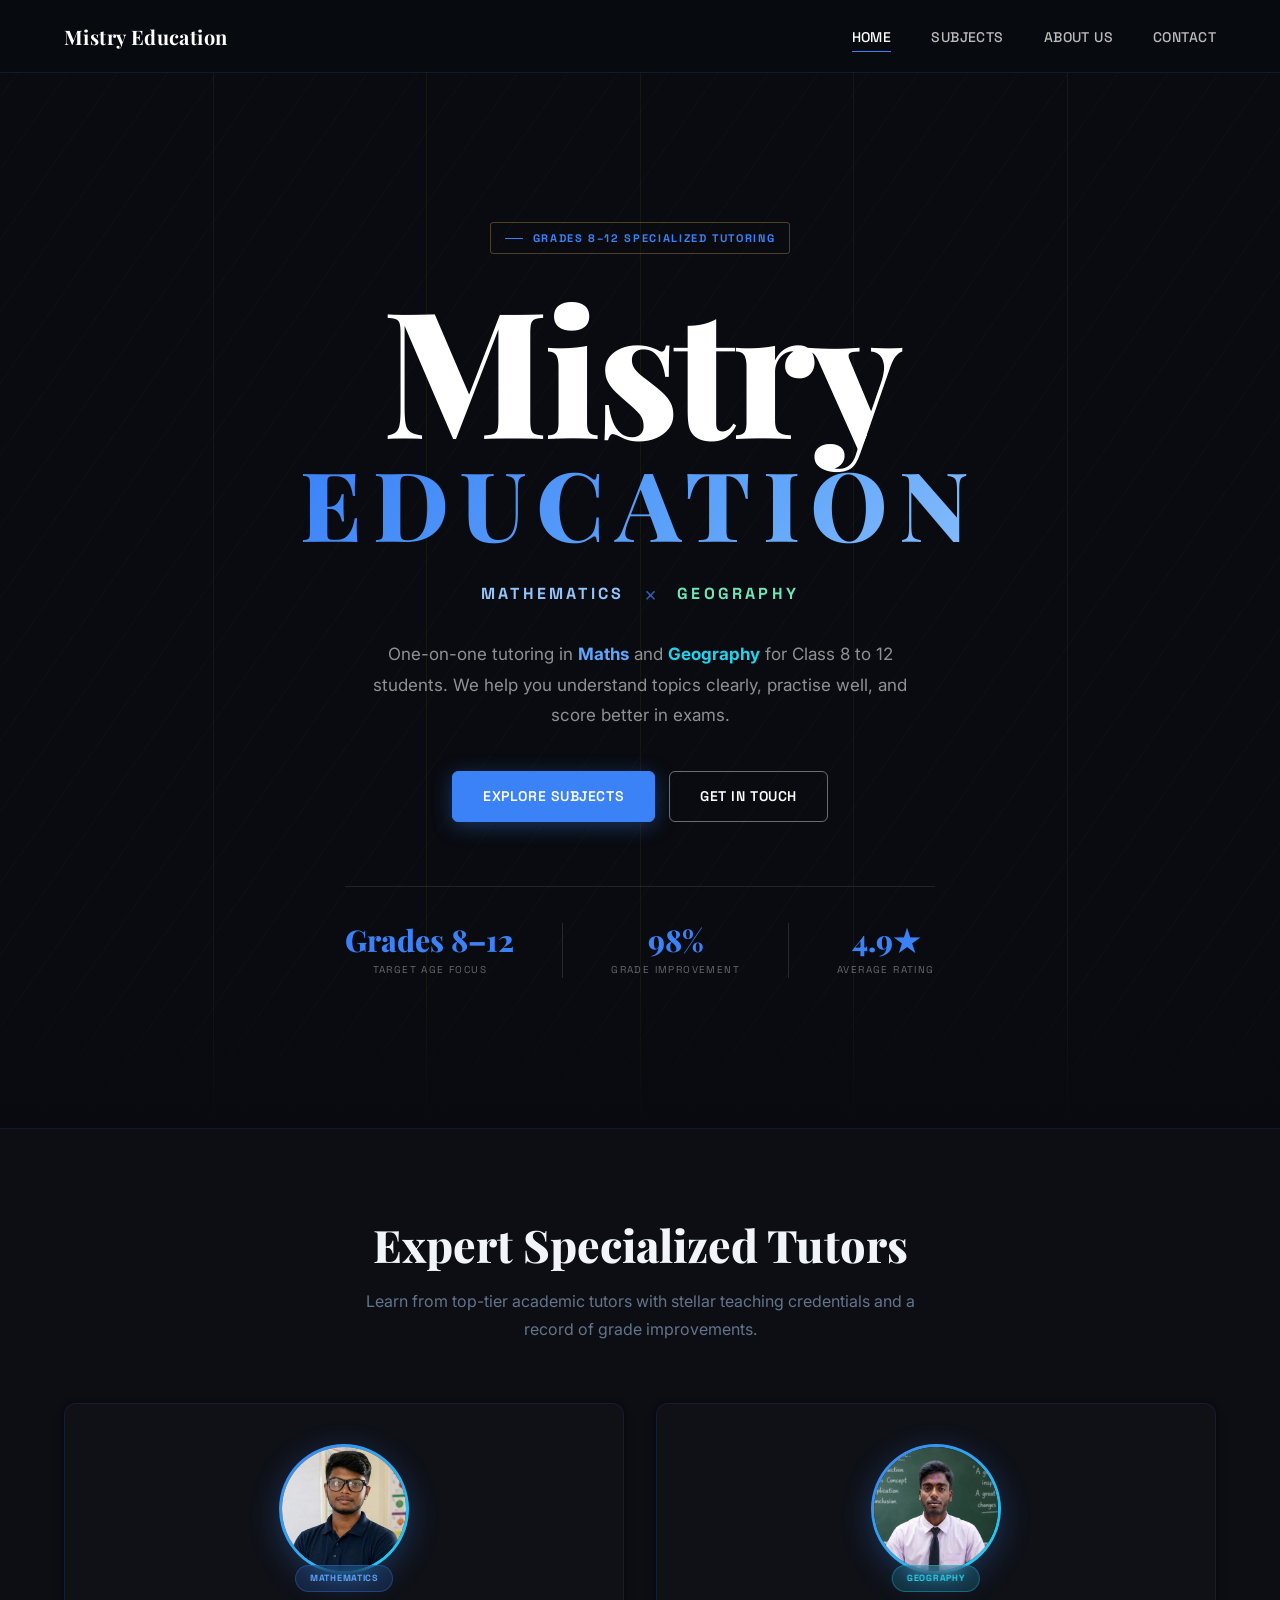
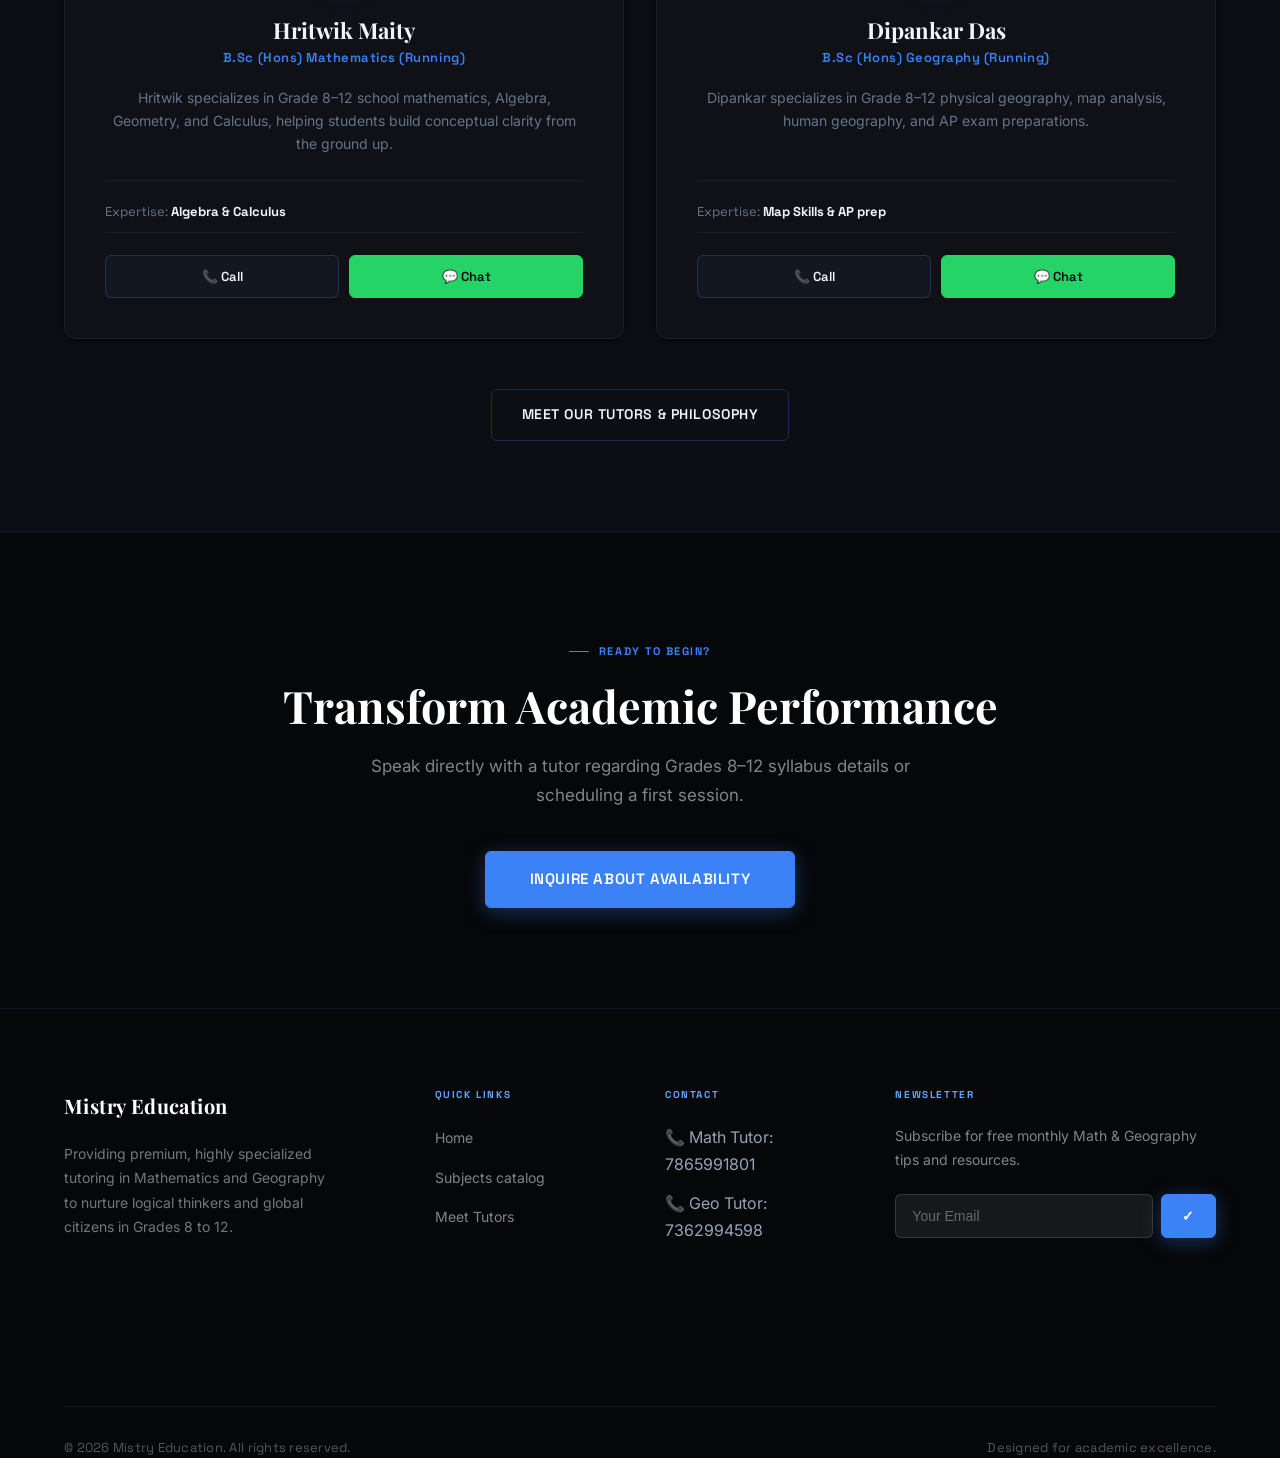
<file: index.html>
<!DOCTYPE html>
<html lang="en">

<head>
  <meta charset="UTF-8">
  <meta name="viewport" content="width=device-width, initial-scale=1.0">
  <meta name="description"
    content="Mistry Education - Premium tutoring specializing exclusively in Mathematics and Geography for Grade 8 to 12 students. Empowering high-schoolers and AP prep scholars.">
  <title>Mistry Education | Grades 8–12 Math & Geography Tutoring</title>
  <link rel="icon" type="image/svg+xml" href="assets/logo.svg">
  <link rel="stylesheet" href="css/style.css">
</head>

<body>

  <!-- Header -->
  <header>
    <div class="nav-container">
      <a href="index.html" class="logo-link" id="nav-logo">
        <span class="logo-text">Mistry Education</span>
      </a>
      <ul class="nav-menu">
        <li><a href="index.html" class="nav-link" id="link-home">Home</a></li>
        <li><a href="courses.html" class="nav-link" id="link-subjects">Subjects</a></li>
        <li><a href="about.html" class="nav-link" id="link-about">About Us</a></li>
        <li><a href="contact.html" class="nav-link" id="link-contact">Contact</a></li>
      </ul>
      <div class="hamburger" id="nav-toggle" aria-label="Toggle Navigation menu">
        <span></span>
        <span></span>
        <span></span>
      </div>
    </div>
  </header>

  <!-- Hero Section -->
  <section class="hero hero-centered">
    <div class="hero-bg-lines" aria-hidden="true">
      <span></span><span></span><span></span><span></span><span></span>
    </div>
    <div class="container">
      <div class="hero-center-content">
        <div class="hero-eyebrow">Grades 8–12 Specialized Tutoring</div>

        <div class="hero-brand-name">
          <span class="brand-word brand-word-1">Mistry</span>
          <span class="brand-word brand-word-2">Education</span>
        </div>

        <div class="hero-tagline">
          <span class="tagline-item math-accent">Mathematics</span>
          <span class="tagline-divider">×</span>
          <span class="tagline-item geo-accent">Geography</span>
        </div>

        <p class="hero-desc">One-on-one tutoring in <strong style="color:#60a5fa;">Maths</strong> and <strong style="color:#22d3ee;">Geography</strong> for Class 8 to 12 students. We help you understand topics clearly, practise well, and score better in exams.</p>

        <div class="hero-buttons hero-buttons-center">
          <a href="courses.html" class="btn btn-primary" id="hero-cta-enroll">Explore Subjects</a>
          <a href="contact.html" class="btn btn-outline-white" id="hero-cta-contact">Get In Touch</a>
        </div>

        <div class="hero-stats hero-stats-center">
          <div class="stat-item">
            <h3>Grades 8–12</h3>
            <p>Target Age Focus</p>
          </div>
          <div class="stat-divider"></div>
          <div class="stat-item">
            <h3>98%</h3>
            <p>Grade Improvement</p>
          </div>
          <div class="stat-divider"></div>
          <div class="stat-item">
            <h3>4.9★</h3>
            <p>Average Rating</p>
          </div>
        </div>
      </div>
    </div>
  </section>

  <!-- Featured Tutors Section -->
  <section class="tutors-featured" style="background: #0c0e14; border-top: 1px solid rgba(59,130,246,0.1); border-bottom: 1px solid rgba(59,130,246,0.1); position: relative;">
    <div class="container">
      <h2 class="section-title">Expert Specialized Tutors</h2>
      <p class="section-subtitle">Learn from top-tier academic tutors with stellar teaching credentials and a record of
        grade improvements.</p>

      <div class="grid-2">
        <!-- Tutor Math -->
        <div class="glass-card tutor-card">
          <div class="tutor-avatar-wrapper">
            <div class="tutor-img-container">
              <img src="assets/tutor_math.png" alt="Hritwik Maity - Mathematics Head" class="tutor-img">
            </div>
            <span class="tutor-badge math-badge">Mathematics</span>
          </div>
          <div class="tutor-info">
            <div class="tutor-header">
              <h3>Hritwik Maity</h3>
              <p class="tutor-designation">B.Sc (Hons) Mathematics (Running)</p>
            </div>
            <p class="tutor-desc">Hritwik specializes in Grade 8–12 school mathematics, Algebra, Geometry, and Calculus,
              helping students build conceptual clarity from the ground up.</p>
            <div class="tutor-meta" style="flex-direction: column; gap: 12px; align-items: stretch; width: 100%;">
              <div
                style="display:flex; justify-content:space-between; align-items:center; width:100%; border-bottom:1px solid rgba(255,255,255,0.05); padding-bottom:10px; margin-bottom:10px;">
                <span class="tutor-exp">Expertise: <strong>Algebra & Calculus</strong></span>
              </div>
              <div style="display:flex; gap:10px; width:100%;">
                <a href="tel:+917865991801" class="tutor-contact-btn"
                  style="flex:1; justify-content:center; padding: 10px 0;">📞 Call</a>
                <a href="https://wa.me/917865991801" target="_blank" class="tutor-contact-btn"
                  style="flex:1; justify-content:center; padding: 10px 0; background:#25D366; color:#040408; border-color:#25D366;">💬
                  Chat</a>
              </div>
            </div>
          </div>
        </div>

        <!-- Tutor Geo -->
        <div class="glass-card tutor-card">
          <div class="tutor-avatar-wrapper">
            <div class="tutor-img-container">
              <img src="assets/tutor_geo.png" alt="Dipankar Das - Geography Head" class="tutor-img">
            </div>
            <span class="tutor-badge geo-badge">Geography</span>
          </div>
          <div class="tutor-info">
            <div class="tutor-header">
              <h3>Dipankar Das</h3>
              <p class="tutor-designation">B.Sc (Hons) Geography (Running)</p>
            </div>
            <p class="tutor-desc">Dipankar specializes in Grade 8–12 physical geography, map analysis, human geography,
              and AP exam preparations.</p>
            <div class="tutor-meta" style="flex-direction: column; gap: 12px; align-items: stretch; width: 100%;">
              <div
                style="display:flex; justify-content:space-between; align-items:center; width:100%; border-bottom:1px solid rgba(255,255,255,0.05); padding-bottom:10px; margin-bottom:10px;">
                <span class="tutor-exp">Expertise: <strong>Map Skills & AP prep</strong></span>
              </div>
              <div style="display:flex; gap:10px; width:100%;">
                <a href="tel:+917362994598" class="tutor-contact-btn"
                  style="flex:1; justify-content:center; padding: 10px 0;">📞 Call</a>
                <a href="https://wa.me/917362994598" target="_blank" class="tutor-contact-btn"
                  style="flex:1; justify-content:center; padding: 10px 0; background:#25D366; color:#040408; border-color:#25D366;">💬
                  Chat</a>
              </div>
            </div>
          </div>
        </div>
      </div>

      <div style="text-align: center; margin-top: 50px;">
        <a href="about.html" class="btn btn-secondary">Meet Our Tutors & Philosophy</a>
      </div>
    </div>
  </section>



  <!-- CTA Section: General Inquiries -->
  <section class="cta" style="background: #060709; color: #ffffff; text-align: center; padding: 100px 0; position: relative; border-top: 1px solid rgba(59,130,246,0.12);">
    <div class="container" style="padding: 0;">
      <div class="section-eyebrow" style="justify-content: center; margin-bottom: 20px;">Ready to Begin?</div>
      <h2 style="color: #ffffff; font-family: var(--font-serif); font-size: clamp(2rem, 3.5vw, 3rem); margin-bottom: 20px;">Transform Academic Performance</h2>
      <p style="font-size: 17px; margin-bottom: 40px; max-width: 560px; margin-left: auto; margin-right: auto; color: rgba(255,255,255,0.5); line-height: 1.75;">Speak directly with a tutor regarding Grades 8–12 syllabus details or scheduling a first session.</p>
      <a href="contact.html" class="btn btn-primary" style="font-size: 15px; padding: 15px 44px;">Inquire About Availability</a>
    </div>
  </section>

  <!-- Footer -->
  <footer>
    <div class="container footer-grid" style="padding-top:0;">
      <div class="footer-brand">
        <a href="index.html" class="logo-link">
          <span class="logo-text">Mistry Education</span>
        </a>
        <p>Providing premium, highly specialized tutoring in Mathematics and Geography to nurture logical thinkers and
          global citizens in Grades 8 to 12.</p>
      </div>

      <div class="footer-links">
        <h3>Quick Links</h3>
        <ul>
          <li><a href="index.html">Home</a></li>
          <li><a href="courses.html">Subjects catalog</a></li>
          <li><a href="about.html">Meet Tutors</a></li>
        </ul>
      </div>

      <div class="footer-links">
        <h3>Contact</h3>
        <ul>
          <li>📞 Math Tutor: 7865991801</li>
          <li>📞 Geo Tutor: 7362994598</li>
        </ul>
      </div>

      <div class="footer-newsletter">
        <h3>Newsletter</h3>
        <p>Subscribe for free monthly Math & Geography tips and resources.</p>
        <form class="newsletter-form"
          onsubmit="event.preventDefault(); window.showToast('Subscribed successfully!', 'success'); this.reset();">
          <input type="email" placeholder="Your Email" class="newsletter-input" required>
          <button type="submit" class="btn btn-primary" style="padding: 12px 20px;">✓</button>
        </form>
      </div>
    </div>

    <div class="container footer-bottom" style="padding: 30px 0 0 0;">
      <p>&copy; 2026 Mistry Education. All rights reserved.</p>
      <p>Designed for academic excellence.</p>
    </div>

  </footer>

  <script src="js/main.js"></script>
</body>

</html>
</file>
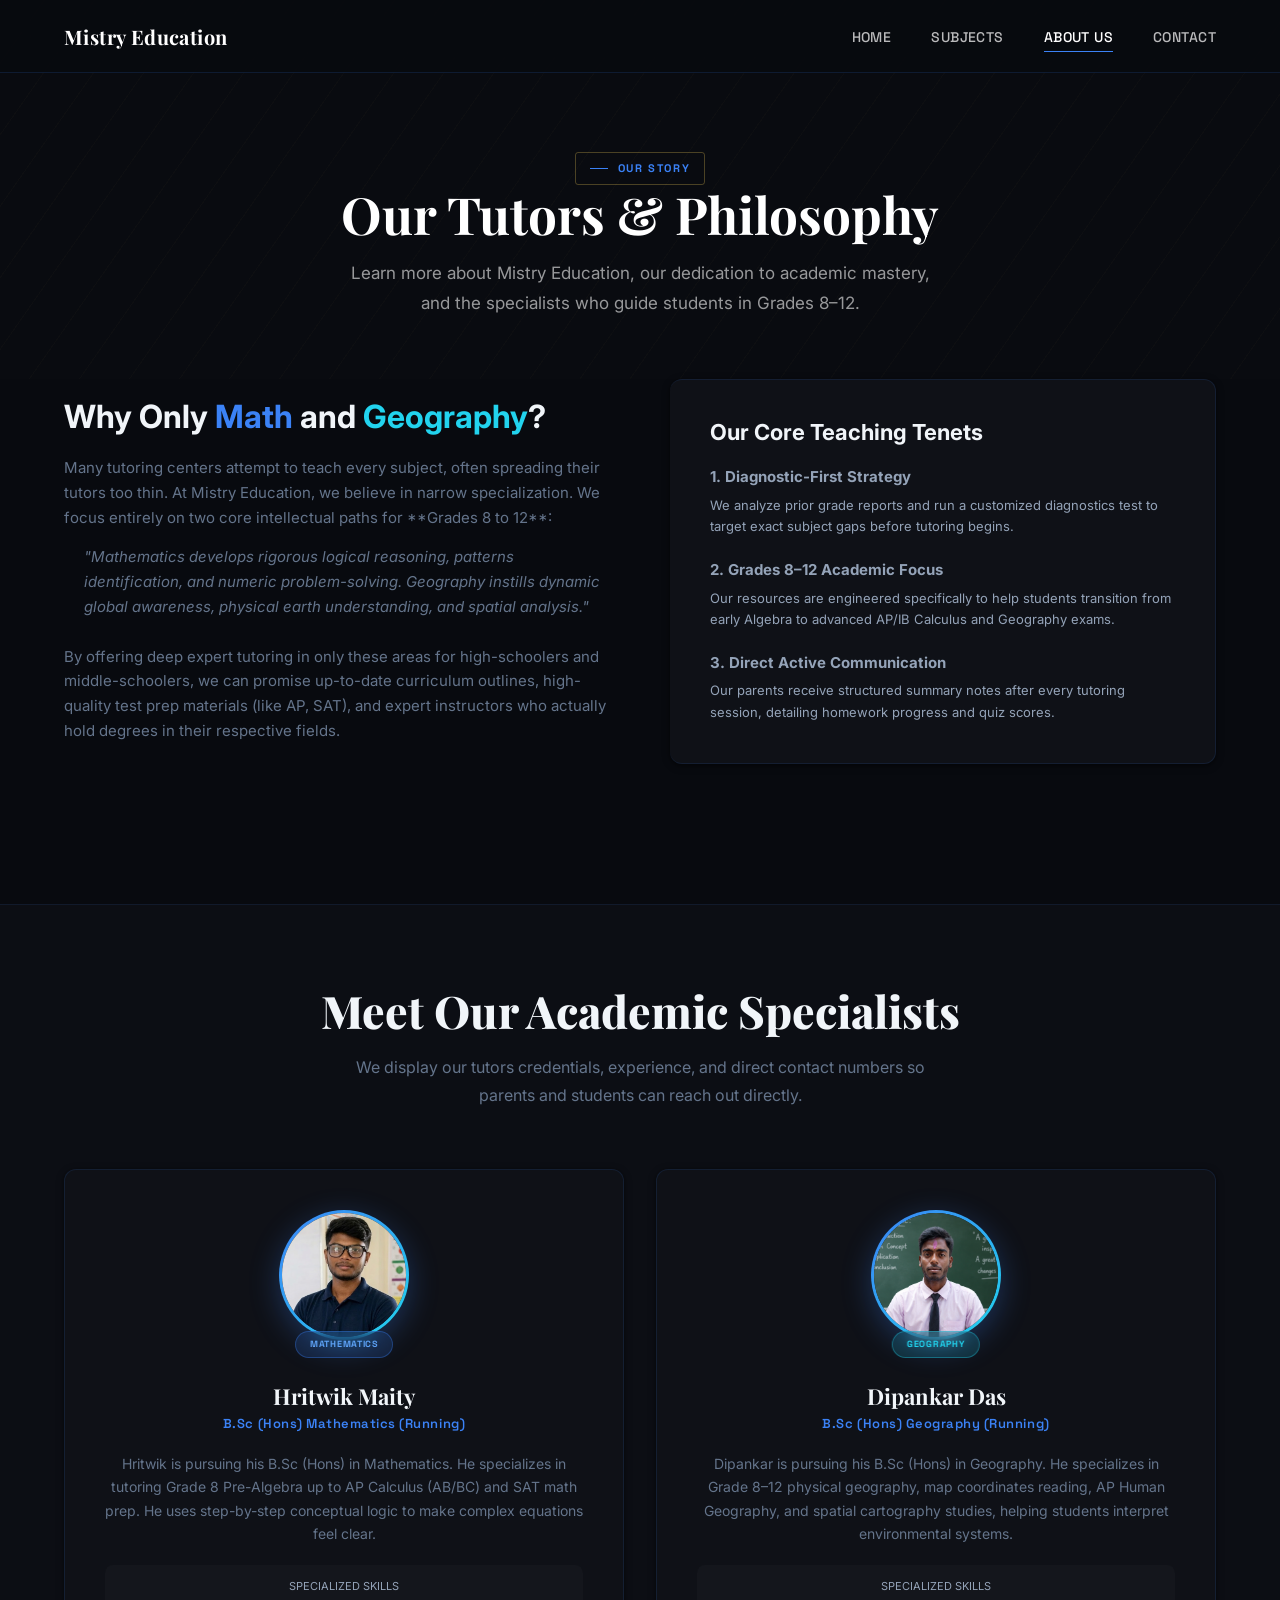
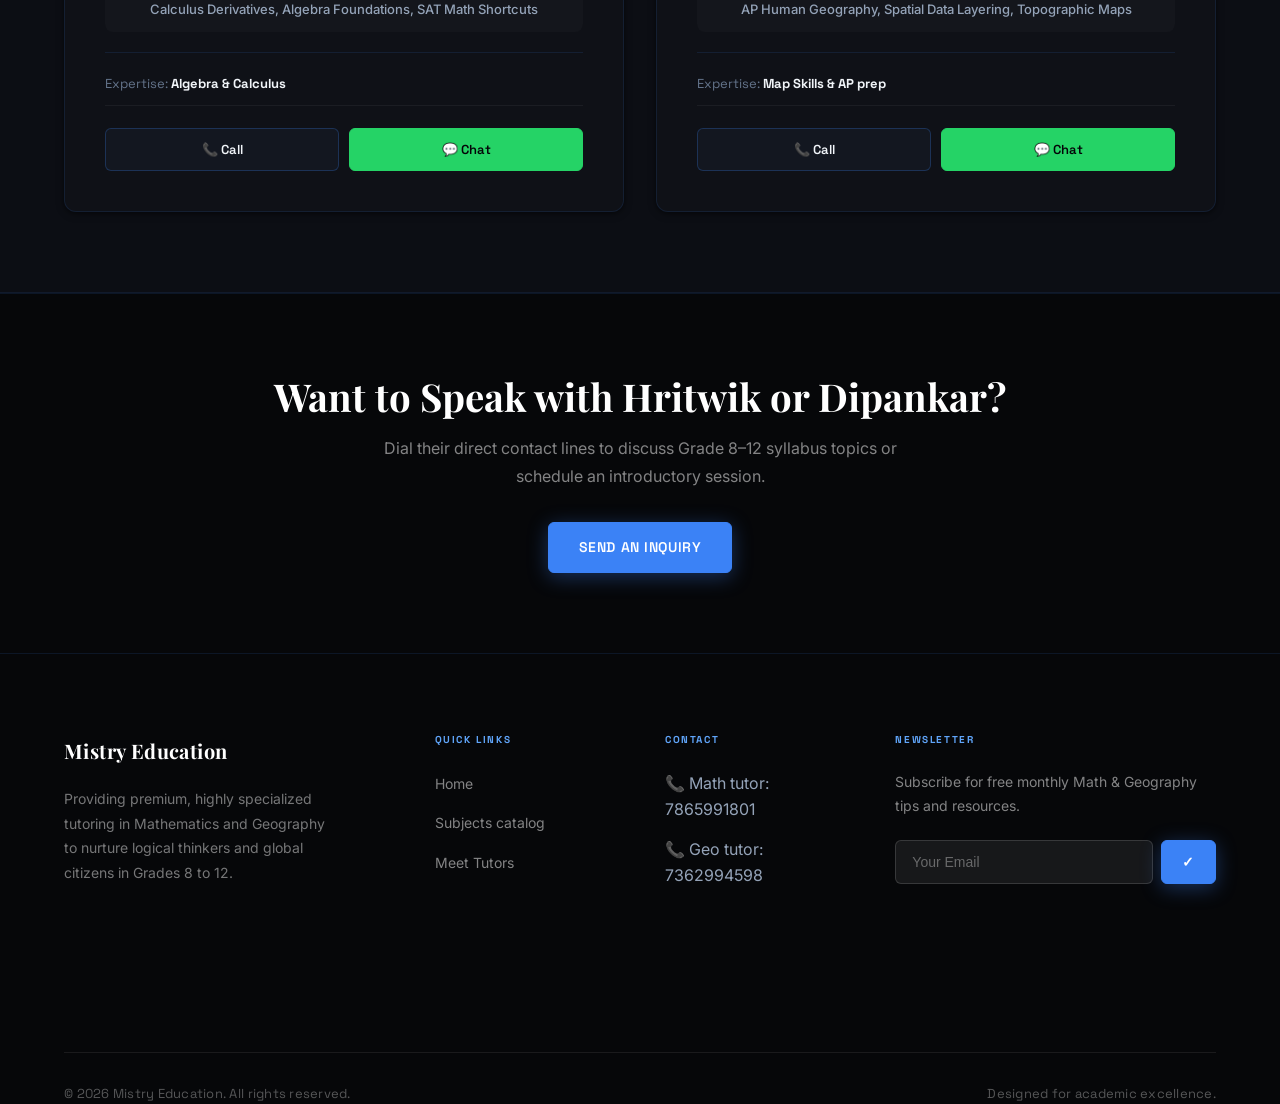
<file: about.html>
<!DOCTYPE html>
<html lang="en">
<head>
  <meta charset="UTF-8">
  <meta name="viewport" content="width=device-width, initial-scale=1.0">
  <meta name="description" content="Meet the specialized Math and Geography tutors of Mistry Education. Read about our personalized tutoring philosophy for Grades 8–12.">
  <title>About Our Tutors & Philosophy | Mistry Education</title>
  <link rel="icon" type="image/svg+xml" href="assets/logo.svg">
  <link rel="stylesheet" href="css/style.css">
</head>
<body>

  <!-- Header -->
  <header>
    <div class="nav-container">
      <a href="index.html" class="logo-link" id="nav-logo">
        <span class="logo-text">Mistry Education</span>
      </a>
      <ul class="nav-menu">
        <li><a href="index.html" class="nav-link" id="link-home">Home</a></li>
        <li><a href="courses.html" class="nav-link" id="link-subjects">Subjects</a></li>
        <li><a href="about.html" class="nav-link" id="link-about">About Us</a></li>
        <li><a href="contact.html" class="nav-link" id="link-contact">Contact</a></li>
      </ul>
      <div class="hamburger" id="nav-toggle" aria-label="Toggle Navigation menu">
        <span></span>
        <span></span>
        <span></span>
      </div>
    </div>
  </header>

  <!-- Page Banner -->
  <section class="page-banner" style="padding-top: 150px; padding-bottom: 60px; text-align: center;">
    <div class="container" style="padding-top: 0; padding-bottom: 0;">
      <div class="hero-eyebrow" style="justify-content: center;">Our Story</div>
      <h1 style="font-size: clamp(2.5rem, 4vw, 3.5rem); margin-bottom: 16px; color: #ffffff;">Our Tutors &amp; Philosophy</h1>
      <p style="color: rgba(255,255,255,0.58); max-width: 580px; margin: 0 auto; font-size: 17px; line-height: 1.75;">Learn more about Mistry Education, our dedication to academic mastery, and the specialists who guide students in Grades 8–12.</p>
    </div>
  </section>

  <!-- Philosophy & Core Values -->
  <section class="philosophy-section" style="padding-bottom:50px;">
    <div class="container" style="padding-top:0;">
      <div class="grid-2" style="align-items: center; gap: 60px;">
        <div class="animate-fade-in">
          <h2 style="font-size: 32px; margin-bottom: 20px; font-family: var(--font-display);">Why Only <span class="math-text">Math</span> and <span class="geo-text">Geography</span>?</h2>
          <p style="margin-bottom: 15px; font-size: 15px; color: var(--text-muted);">Many tutoring centers attempt to teach every subject, often spreading their tutors too thin. At Mistry Education, we believe in narrow specialization. We focus entirely on two core intellectual paths for **Grades 8 to 12**:</p>
          <p style="margin-bottom: 25px; font-size: 15px; color: var(--text-muted); border-left: 2px solid var(--accent-purple); padding-left: 20px; font-style: italic;">"Mathematics develops rigorous logical reasoning, patterns identification, and numeric problem-solving. Geography instills dynamic global awareness, physical earth understanding, and spatial analysis."</p>
          <p style="font-size: 15px; color: var(--text-muted);">By offering deep expert tutoring in only these areas for high-schoolers and middle-schoolers, we can promise up-to-date curriculum outlines, high-quality test prep materials (like AP, SAT), and expert instructors who actually hold degrees in their respective fields.</p>
        </div>
        <div class="glass-card animate-fade-in" style="padding: 40px; border-left: 4px solid var(--accent-cyan);">
          <h3 style="font-size: 22px; margin-bottom: 20px; font-family: var(--font-display);">Our Core Teaching Tenets</h3>
          <div style="margin-bottom: 20px;">
            <strong style="color:var(--text-main); display:block; font-size: 15px; margin-bottom:5px;">1. Diagnostic-First Strategy</strong>
            <p style="font-size:13px;">We analyze prior grade reports and run a customized diagnostics test to target exact subject gaps before tutoring begins.</p>
          </div>
          <div style="margin-bottom: 20px;">
            <strong style="color:var(--text-main); display:block; font-size: 15px; margin-bottom:5px;">2. Grades 8–12 Academic Focus</strong>
            <p style="font-size:13px;">Our resources are engineered specifically to help students transition from early Algebra to advanced AP/IB Calculus and Geography exams.</p>
          </div>
          <div>
            <strong style="color:var(--text-main); display:block; font-size: 15px; margin-bottom:5px;">3. Direct Active Communication</strong>
            <p style="font-size:13px;">Our parents receive structured summary notes after every tutoring session, detailing homework progress and quiz scores.</p>
          </div>
        </div>
      </div>
    </div>
  </section>

  <!-- Tutors Showcase Section -->
  <section class="tutors-section" style="padding: 80px 0; background: #0c0e14; border-top: 1px solid rgba(59,130,246,0.1); border-bottom: 1px solid rgba(59,130,246,0.1);">
    <div class="container" style="padding-top: 0; padding-bottom: 0;">
      <h2 class="section-title">Meet Our Academic Specialists</h2>
      <p class="section-subtitle">We display our tutors credentials, experience, and direct contact numbers so parents and students can reach out directly.</p>

      <div class="grid-2">
        <!-- Hritwik Maity Card -->
        <div class="glass-card tutor-card" id="tutor-devon">
          <div class="tutor-avatar-wrapper">
            <div class="tutor-img-container">
              <img src="assets/tutor_math.png" alt="Hritwik Maity - Head Math Tutor" class="tutor-img">
            </div>
            <span class="tutor-badge math-badge">Mathematics</span>
          </div>
          <div class="tutor-info">
            <div class="tutor-header">
              <h3>Hritwik Maity</h3>
              <p class="tutor-designation">B.Sc (Hons) Mathematics (Running)</p>
            </div>
            <p class="tutor-desc" style="font-size:14px; margin-bottom: 20px;">Hritwik is pursuing his B.Sc (Hons) in Mathematics. He specializes in tutoring Grade 8 Pre-Algebra up to AP Calculus (AB/BC) and SAT math prep. He uses step-by-step conceptual logic to make complex equations feel clear.</p>
            
            <div style="margin-bottom: 20px; padding: 12px; background: rgba(255,255,255,0.02); border-radius: 8px; border: 1px solid var(--surface-border); font-size: 13px;">
              <span style="color: var(--text-dark); display:block; text-transform:uppercase; font-size:11px; margin-bottom:4px;">Specialized Skills</span>
              <span style="color: var(--text-main); font-weight:500;">Calculus Derivatives, Algebra Foundations, SAT Math Shortcuts</span>
            </div>

            <div class="tutor-meta" style="flex-direction: column; gap: 12px; align-items: stretch; width: 100%;">
              <div style="display:flex; justify-content:space-between; align-items:center; width:100%; border-bottom:1px solid rgba(255,255,255,0.05); padding-bottom:10px; margin-bottom:10px;">
                <span class="tutor-exp">Expertise: <strong>Algebra & Calculus</strong></span>
              </div>
              <div style="display:flex; gap:10px; width:100%;">
                <a href="tel:+917865991801" class="tutor-contact-btn" id="contact-tutor-devon" style="flex:1; justify-content:center; padding: 10px 0;">📞 Call</a>
                <a href="https://wa.me/917865991801" target="_blank" class="tutor-contact-btn" style="flex:1; justify-content:center; padding: 10px 0; background:#25D366; color:#040408; border-color:#25D366;">💬 Chat</a>
              </div>
            </div>
          </div>
        </div>

        <!-- Dipankar Das Card -->
        <div class="glass-card tutor-card" id="tutor-elena">
          <div class="tutor-avatar-wrapper">
            <div class="tutor-img-container">
              <img src="assets/tutor_geo.png" alt="Dipankar Das - Head Geography Tutor" class="tutor-img">
            </div>
            <span class="tutor-badge geo-badge">Geography</span>
          </div>
          <div class="tutor-info">
            <div class="tutor-header">
              <h3>Dipankar Das</h3>
              <p class="tutor-designation">B.Sc (Hons) Geography (Running)</p>
            </div>
            <p class="tutor-desc" style="font-size:14px; margin-bottom: 20px;">Dipankar is pursuing his B.Sc (Hons) in Geography. He specializes in Grade 8–12 physical geography, map coordinates reading, AP Human Geography, and spatial cartography studies, helping students interpret environmental systems.</p>
            
            <div style="margin-bottom: 20px; padding: 12px; background: rgba(255,255,255,0.02); border-radius: 8px; border: 1px solid var(--surface-border); font-size: 13px;">
              <span style="color: var(--text-dark); display:block; text-transform:uppercase; font-size:11px; margin-bottom:4px;">Specialized Skills</span>
              <span style="color: var(--text-main); font-weight:500;">AP Human Geography, Spatial Data Layering, Topographic Maps</span>
            </div>

            <div class="tutor-meta" style="flex-direction: column; gap: 12px; align-items: stretch; width: 100%;">
              <div style="display:flex; justify-content:space-between; align-items:center; width:100%; border-bottom:1px solid rgba(255,255,255,0.05); padding-bottom:10px; margin-bottom:10px;">
                <span class="tutor-exp">Expertise: <strong>Map Skills & AP prep</strong></span>
              </div>
              <div style="display:flex; gap:10px; width:100%;">
                <a href="tel:+917362994598" class="tutor-contact-btn" id="contact-tutor-elena" style="flex:1; justify-content:center; padding: 10px 0;">📞 Call</a>
                <a href="https://wa.me/917362994598" target="_blank" class="tutor-contact-btn" style="flex:1; justify-content:center; padding: 10px 0; background:#25D366; color:#040408; border-color:#25D366;">💬 Chat</a>
              </div>
            </div>
          </div>
        </div>
      </div>
    </div>
  </section>

  <!-- CTA banner -->
  <section class="cta-banner" style="padding: 80px 0; text-align: center; background: #060709; border-top: 1px solid rgba(59,130,246,0.12);">
    <div class="container" style="padding: 0;">
      <h2 style="font-size: clamp(1.8rem, 3vw, 2.5rem); margin-bottom: 16px; color: #ffffff; font-family: var(--font-serif);">Want to Speak with Hritwik or Dipankar?</h2>
      <p style="color: rgba(255,255,255,0.5); max-width: 560px; margin: 0 auto 32px auto; font-size: 16px; line-height: 1.75;">Dial their direct contact lines to discuss Grade 8–12 syllabus topics or schedule an introductory session.</p>
      <a href="contact.html" class="btn btn-primary">Send an Inquiry</a>
    </div>
  </section>

  <!-- Footer -->
  <footer>
    <div class="container footer-grid" style="padding-top:0;">
      <div class="footer-brand">
        <a href="index.html" class="logo-link">
          <span class="logo-text">Mistry Education</span>
        </a>
        <p>Providing premium, highly specialized tutoring in Mathematics and Geography to nurture logical thinkers and global citizens in Grades 8 to 12.</p>
      </div>
      
      <div class="footer-links">
        <h3>Quick Links</h3>
        <ul>
          <li><a href="index.html">Home</a></li>
          <li><a href="courses.html">Subjects catalog</a></li>
          <li><a href="about.html">Meet Tutors</a></li>
        </ul>
      </div>

      <div class="footer-links">
        <h3>Contact</h3>
        <ul>
          <li>📞 Math tutor: 7865991801</li>
          <li>📞 Geo tutor: 7362994598</li>
        </ul>
      </div>

      <div class="footer-newsletter">
        <h3>Newsletter</h3>
        <p>Subscribe for free monthly Math & Geography tips and resources.</p>
        <form class="newsletter-form" onsubmit="event.preventDefault(); window.showToast('Subscribed successfully!', 'success'); this.reset();">
          <input type="email" placeholder="Your Email" class="newsletter-input" required>
          <button type="submit" class="btn btn-primary" style="padding: 12px 20px;">✓</button>
        </form>
      </div>
    </div>
    
    <div class="container footer-bottom" style="padding: 30px 0 0 0;">
      <p>&copy; 2026 Mistry Education. All rights reserved.</p>
      <p>Designed for academic excellence.</p>
    </div>

  </footer>

  <script src="js/main.js"></script>
</body>
</html>
</file>
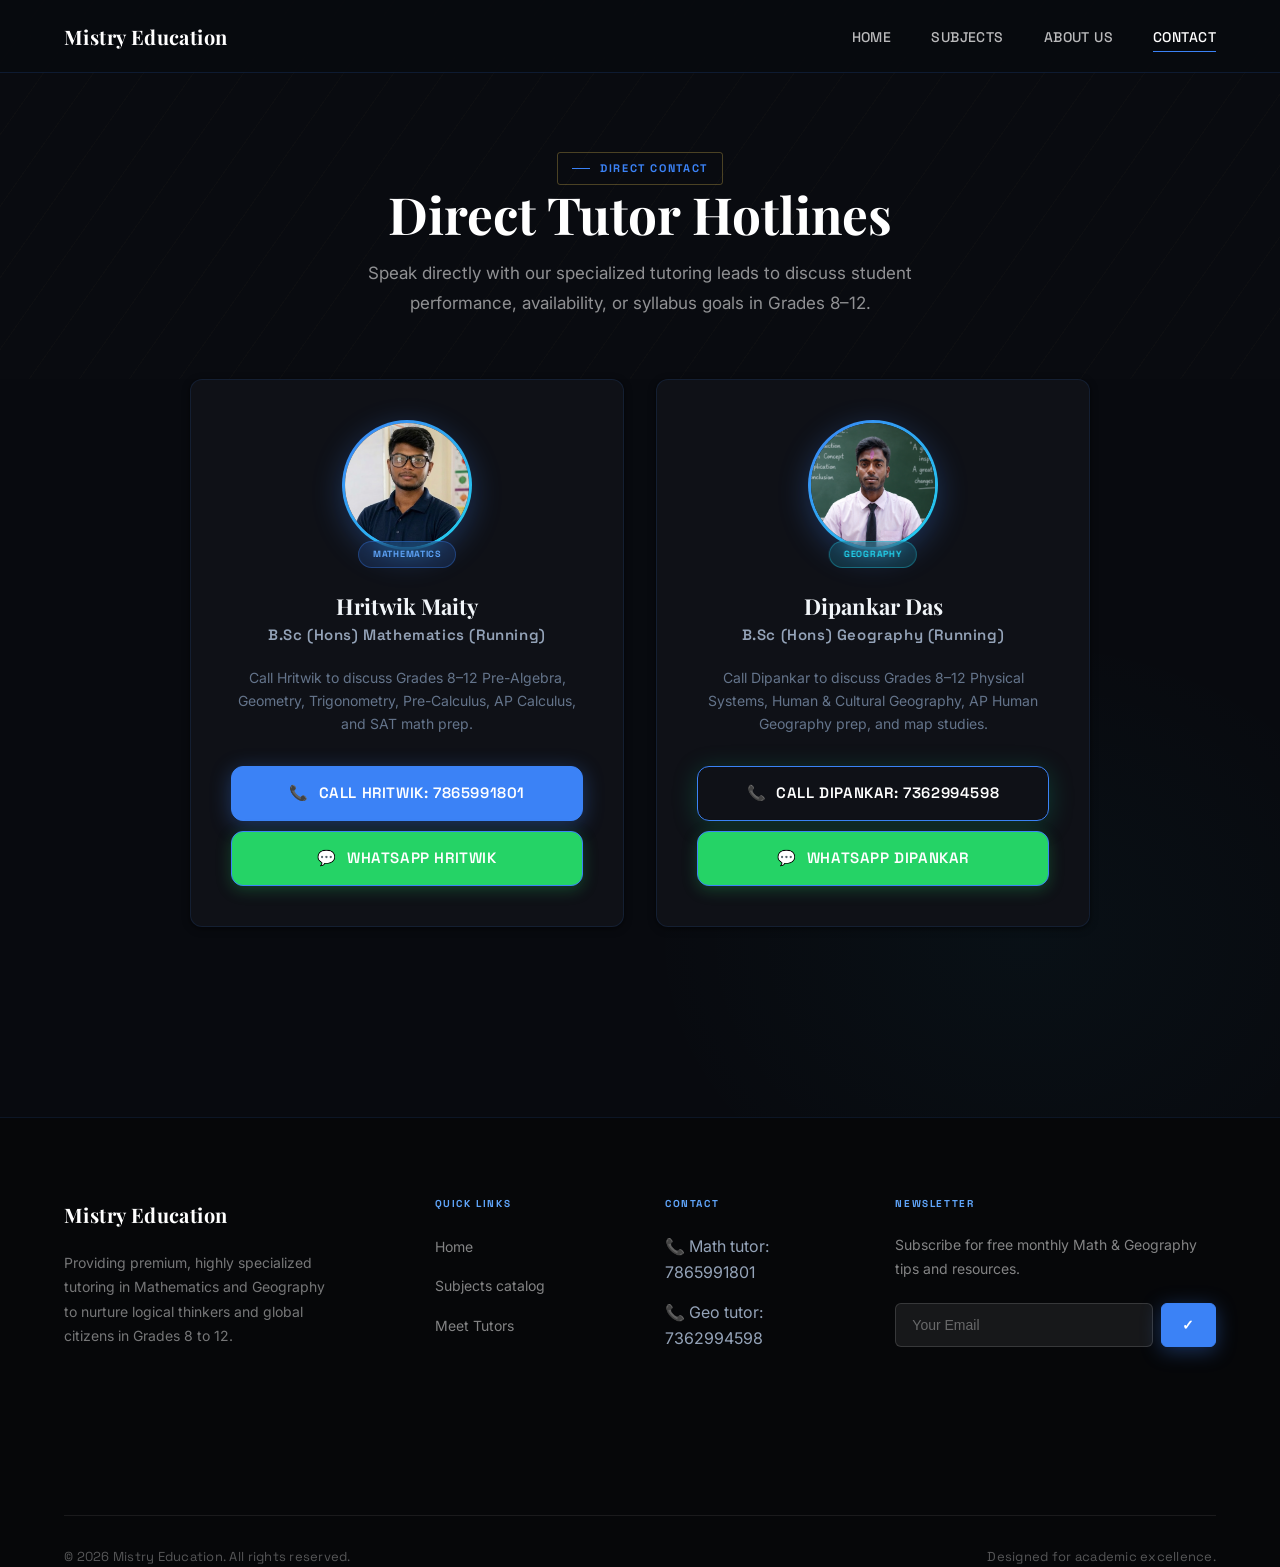
<file: contact.html>
<!DOCTYPE html>
<html lang="en">
<head>
  <meta charset="UTF-8">
  <meta name="viewport" content="width=device-width, initial-scale=1.0">
  <meta name="description" content="Contact the specialized Math and Geography tutors of Mistry Education directly. Access direct teacher phone lines for Grades 8–12.">
  <title>Contact Us | Mistry Education</title>
  <link rel="icon" type="image/svg+xml" href="assets/logo.svg">
  <link rel="stylesheet" href="css/style.css">
</head>
<body>

  <!-- Header -->
  <header>
    <div class="nav-container">
      <a href="index.html" class="logo-link" id="nav-logo">
        <span class="logo-text">Mistry Education</span>
      </a>
      <ul class="nav-menu">
        <li><a href="index.html" class="nav-link" id="link-home">Home</a></li>
        <li><a href="courses.html" class="nav-link" id="link-subjects">Subjects</a></li>
        <li><a href="about.html" class="nav-link" id="link-about">About Us</a></li>
        <li><a href="contact.html" class="nav-link" id="link-contact">Contact</a></li>
      </ul>
      <div class="hamburger" id="nav-toggle" aria-label="Toggle Navigation menu">
        <span></span>
        <span></span>
        <span></span>
      </div>
    </div>
  </header>

  <!-- Page Banner -->
  <section class="page-banner" style="padding-top: 150px; padding-bottom: 60px; text-align: center;">
    <div class="container" style="padding-top: 0; padding-bottom: 0;">
      <div class="hero-eyebrow" style="justify-content: center;">Direct Contact</div>
      <h1 style="font-size: clamp(2.5rem, 4vw, 3.5rem); margin-bottom: 16px; color: #ffffff;">Direct Tutor Hotlines</h1>
      <p style="color: rgba(255,255,255,0.55); max-width: 580px; margin: 0 auto; font-size: 17px; line-height: 1.75;">Speak directly with our specialized tutoring leads to discuss student performance, availability, or syllabus goals in Grades 8–12.</p>
    </div>
  </section>

  <!-- Contact Tutors Grid (Form & FAQs removed) -->
  <section class="contact-tutors-section" style="padding-bottom:100px;">
    <div class="container" style="padding-top:0; max-width: 900px;">
      
      <div class="grid-2">
        <!-- Hritwik Maity Card -->
        <div class="glass-card tutor-card" id="contact-devon" style="animation: fadeIn 0.8s ease forwards;">
          <div class="tutor-avatar-wrapper">
            <div class="tutor-img-container">
              <img src="assets/tutor_math.png" alt="Hritwik Maity - Math Specialist" class="tutor-img">
            </div>
            <span class="tutor-badge math-badge">Mathematics</span>
          </div>
          <div class="tutor-info">
            <div class="tutor-header">
              <h3>Hritwik Maity</h3>
              <p class="tutor-designation" style="font-size: 15px; color: var(--accent-purple);">B.Sc (Hons) Mathematics (Running)</p>
            </div>
            <p class="tutor-desc" style="font-size: 14px; margin-bottom: 30px; min-height: 70px;">Call Hritwik to discuss Grades 8–12 Pre-Algebra, Geometry, Trigonometry, Pre-Calculus, AP Calculus, and SAT math prep.</p>
            
            <div style="display:flex; flex-direction:column; gap:10px; width:100%;">
              <a href="tel:+917865991801" class="btn btn-primary" style="width: 100%; display: flex; justify-content: center; gap: 10px; font-size: 15px; border-radius: 12px; padding: 14px 20px;">
                <span>📞</span> Call Hritwik: 7865991801
              </a>
              <a href="https://wa.me/917865991801" target="_blank" class="btn btn-primary" style="width: 100%; display: flex; justify-content: center; gap: 10px; font-size: 15px; border-radius: 12px; padding: 14px 20px; background: #25D366; box-shadow: 0 4px 15px rgba(37, 211, 102, 0.25);">
                <span>💬</span> WhatsApp Hritwik
              </a>
            </div>
          </div>
        </div>

        <!-- Dipankar Das Card -->
        <div class="glass-card tutor-card" id="contact-elena" style="animation: fadeIn 0.8s ease forwards; animation-delay: 0.1s;">
          <div class="tutor-avatar-wrapper">
            <div class="tutor-img-container">
              <img src="assets/tutor_geo.png" alt="Dipankar Das - Geography Specialist" class="tutor-img">
            </div>
            <span class="tutor-badge geo-badge">Geography</span>
          </div>
          <div class="tutor-info">
            <div class="tutor-header">
              <h3>Dipankar Das</h3>
              <p class="tutor-designation" style="font-size: 15px; color: var(--accent-teal);">B.Sc (Hons) Geography (Running)</p>
            </div>
            <p class="tutor-desc" style="font-size: 14px; margin-bottom: 30px; min-height: 70px;">Call Dipankar to discuss Grades 8–12 Physical Systems, Human & Cultural Geography, AP Human Geography prep, and map studies.</p>
            
            <div style="display:flex; flex-direction:column; gap:10px; width:100%;">
              <a href="tel:+917362994598" class="btn btn-primary" style="width: 100%; display: flex; justify-content: center; gap: 10px; font-size: 15px; border-radius: 12px; padding: 14px 20px; background: var(--geo-grad); box-shadow: 0 4px 25px rgba(16, 185, 129, 0.25);">
                <span>📞</span> Call Dipankar: 7362994598
              </a>
              <a href="https://wa.me/917362994598" target="_blank" class="btn btn-primary" style="width: 100%; display: flex; justify-content: center; gap: 10px; font-size: 15px; border-radius: 12px; padding: 14px 20px; background: #25D366; box-shadow: 0 4px 15px rgba(37, 211, 102, 0.25);">
                <span>💬</span> WhatsApp Dipankar
              </a>
            </div>
          </div>
        </div>
      </div>



    </div>
  </section>

  <!-- Footer -->
  <footer>
    <div class="container footer-grid" style="padding-top:0;">
      <div class="footer-brand">
        <a href="index.html" class="logo-link">
          <span class="logo-text">Mistry Education</span>
        </a>
        <p>Providing premium, highly specialized tutoring in Mathematics and Geography to nurture logical thinkers and global citizens in Grades 8 to 12.</p>
      </div>
      
      <div class="footer-links">
        <h3>Quick Links</h3>
        <ul>
          <li><a href="index.html">Home</a></li>
          <li><a href="courses.html">Subjects catalog</a></li>
          <li><a href="about.html">Meet Tutors</a></li>
        </ul>
      </div>

      <div class="footer-links">
        <h3>Contact</h3>
        <ul>
          <li>📞 Math tutor: 7865991801</li>
          <li>📞 Geo tutor: 7362994598</li>
        </ul>
      </div>

      <div class="footer-newsletter">
        <h3>Newsletter</h3>
        <p>Subscribe for free monthly Math & Geography tips and resources.</p>
        <form class="newsletter-form" onsubmit="event.preventDefault(); window.showToast('Subscribed successfully!', 'success'); this.reset();">
          <input type="email" placeholder="Your Email" class="newsletter-input" required>
          <button type="submit" class="btn btn-primary" style="padding: 12px 20px;">✓</button>
        </form>
      </div>
    </div>
    
    <div class="container footer-bottom" style="padding: 30px 0 0 0;">
      <p>&copy; 2026 Mistry Education. All rights reserved.</p>
      <p>Designed for academic excellence.</p>
    </div>

  </footer>

  <script src="js/main.js"></script>
</body>
</html>
</file>
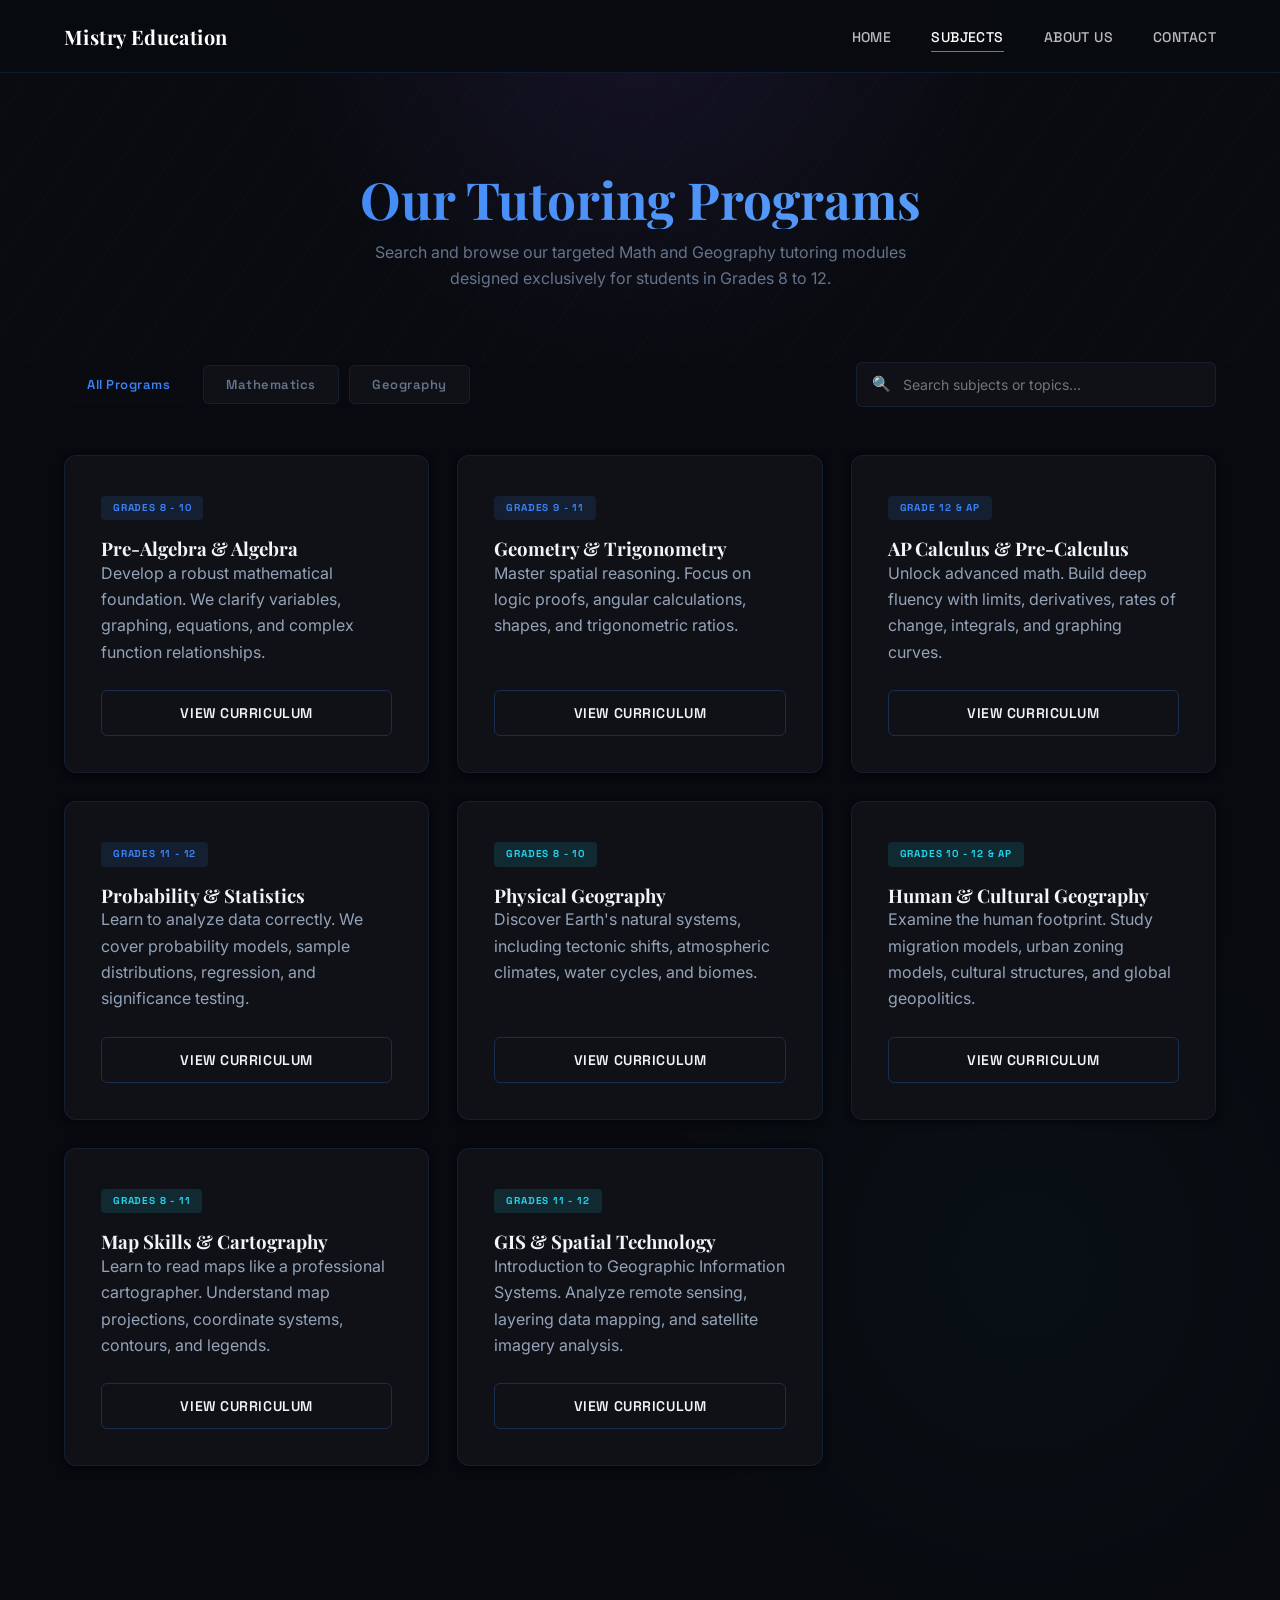
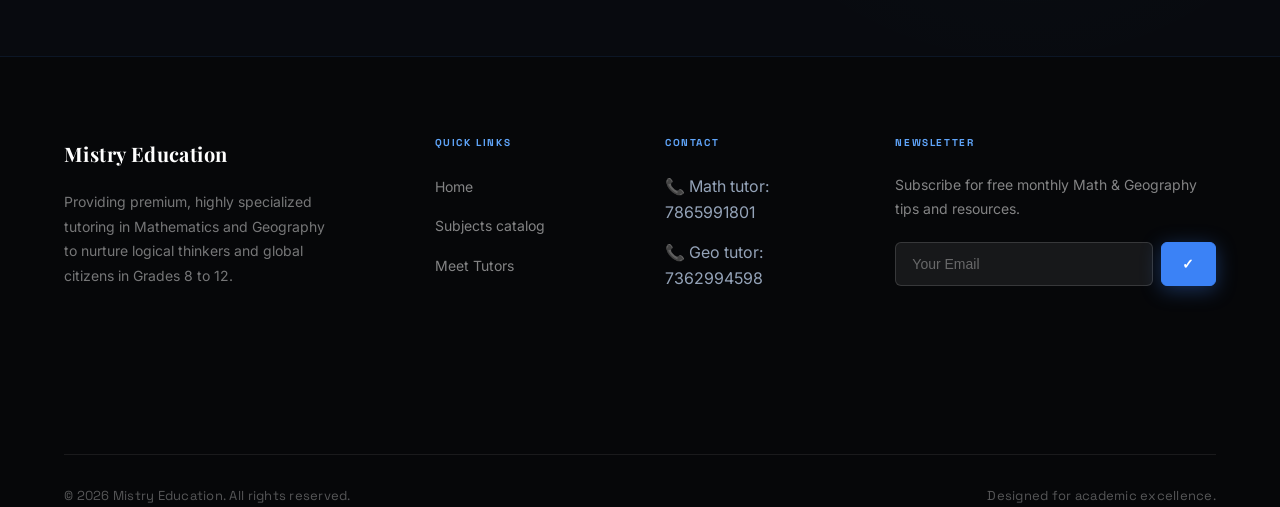
<file: courses.html>
<!DOCTYPE html>
<html lang="en">
<head>
  <meta charset="UTF-8">
  <meta name="viewport" content="width=device-width, initial-scale=1.0">
  <meta name="description" content="Explore our specialized Mathematics and Geography tutoring programs for Grade 8 to 12 students. Comprehensive curriculums tailored to school coursework and AP test preps.">
  <title>Tutoring Subjects | Mistry Education</title>
  <link rel="icon" type="image/svg+xml" href="assets/logo.svg">
  <link rel="stylesheet" href="css/style.css">
</head>
<body>

  <!-- Header -->
  <header>
    <div class="nav-container">
      <a href="index.html" class="logo-link" id="nav-logo">
        <span class="logo-text">Mistry Education</span>
      </a>
      <ul class="nav-menu">
        <li><a href="index.html" class="nav-link" id="link-home">Home</a></li>
        <li><a href="courses.html" class="nav-link" id="link-subjects">Subjects</a></li>
        <li><a href="about.html" class="nav-link" id="link-about">About Us</a></li>
        <li><a href="contact.html" class="nav-link" id="link-contact">Contact</a></li>
      </ul>
      <div class="hamburger" id="nav-toggle" aria-label="Toggle Navigation menu">
        <span></span>
        <span></span>
        <span></span>
      </div>
    </div>
  </header>

  <!-- Page Banner -->
  <section class="page-banner" style="padding-top:150px; padding-bottom:50px; background-image: radial-gradient(circle at 50% 0%, rgba(139, 92, 246, 0.1), transparent 50%); text-align: center;">
    <div class="container" style="padding-top: 20px; padding-bottom: 20px;">
      <h1 class="gradient-text" style="font-size: clamp(2.5rem, 4vw, 3.5rem); margin-bottom: 10px;">Our Tutoring Programs</h1>
      <p style="color:var(--text-muted); max-width:600px; margin:0 auto;">Search and browse our targeted Math and Geography tutoring modules designed exclusively for students in Grades 8 to 12.</p>
    </div>
  </section>

  <!-- Filter & Catalog Section -->
  <section class="catalog-section" style="padding-bottom:100px;">
    <div class="container" style="padding-top: 0;">
      <!-- Search & Filters -->
      <div class="filter-bar">
        <div class="filter-buttons">
          <button class="filter-btn active" data-filter="all" id="btn-filter-all">All Programs</button>
          <button class="filter-btn" data-filter="math" id="btn-filter-math">Mathematics</button>
          <button class="filter-btn" data-filter="geo" id="btn-filter-geo">Geography</button>
        </div>
        <div class="search-wrapper">
          <span class="search-icon">🔍</span>
          <input type="text" id="courseSearch" placeholder="Search subjects or topics..." class="search-input">
        </div>
      </div>

      <!-- Courses Grid -->
      <div class="courses-grid" id="coursesGrid">
        <!-- Math 1: Algebra -->
        <div class="glass-card course-card" data-subject="math" 
             data-modules='[
               {"title": "Linear Foundations", "desc": "Solving algebraic linear equations, graph slopes, and systems of linear equations."},
               {"title": "Quadratic Equations", "desc": "Factoring quadratics, completing the square, and using the quadratic formula."},
               {"title": "Functions & Relations", "desc": "Domain, range, transformations, compound operations, and rational functions."},
               {"title": "Exponential & Logarithmic", "desc": "Log rules, solving logs, exponential growth rates, and decay patterns."}
             ]' id="subject-algebra">
          <div>
            <span class="course-tag tag-math">Grades 8 - 10</span>
            <h3>Pre-Algebra & Algebra</h3>
            <p>Develop a robust mathematical foundation. We clarify variables, graphing, equations, and complex function relationships.</p>
          </div>
          <button class="btn btn-secondary view-syllabus-btn" style="margin-top: 25px; width: 100%;">View Curriculum</button>
        </div>

        <!-- Math 2: Geometry -->
        <div class="glass-card course-card" data-subject="math" 
             data-modules='[
               {"title": "Logical Proofs", "desc": "Conditional statements, two-column proofs, congruence, and similarity theorems."},
               {"title": "Angles & Polygons", "desc": "Interior and exterior angles, properties of parallelograms, circles, and chords."},
               {"title": "Right Triangle Trig", "desc": "Sine, Cosine, Tangent ratios, Pythagorean theorem, and special right triangles."},
               {"title": "Area & Volume", "desc": "Solid shapes, surface area formulas, prism volume, and coordinate geometry mappings."}
             ]' id="subject-geometry">
          <div>
            <span class="course-tag tag-math">Grades 9 - 11</span>
            <h3>Geometry & Trigonometry</h3>
            <p>Master spatial reasoning. Focus on logic proofs, angular calculations, shapes, and trigonometric ratios.</p>
          </div>
          <button class="btn btn-secondary view-syllabus-btn" style="margin-top: 25px; width: 100%;">View Curriculum</button>
        </div>

        <!-- Math 3: Calculus -->
        <div class="glass-card course-card" data-subject="math" 
             data-modules='[
               {"title": "Limits & Continuity", "desc": "Evaluating limits algebraically, graphical continuity, and intermediate value theorem."},
               {"title": "Derivatives", "desc": "Power rule, product rule, quotient rule, chain rule, and implicit differentiation."},
               {"title": "Applications of Derivatives", "desc": "Related rates, optimization, curve sketching, and Mean Value Theorem."},
               {"title": "Integrals & Fundamental Theorem", "desc": "Riemann sums, antiderivatives, definite integrals, and area under curves."}
             ]' id="subject-calculus">
          <div>
            <span class="course-tag tag-math">Grade 12 & AP</span>
            <h3>AP Calculus & Pre-Calculus</h3>
            <p>Unlock advanced math. Build deep fluency with limits, derivatives, rates of change, integrals, and graphing curves.</p>
          </div>
          <button class="btn btn-secondary view-syllabus-btn" style="margin-top: 25px; width: 100%;">View Curriculum</button>
        </div>

        <!-- Math 4: Statistics -->
        <div class="glass-card course-card" data-subject="math" 
             data-modules='[
               {"title": "Data Analysis", "desc": "Summarizing data distributions, histograms, standard deviation, and z-scores."},
               {"title": "Probability Rules", "desc": "Independent and dependent events, binomial and geometric probability distributions."},
               {"title": "Sampling Distributions", "desc": "Central Limit Theorem, sampling bias, and experimental design parameters."},
               {"title": "Confidence Intervals & Hypothesis Tests", "desc": "T-tests, z-tests, p-values, null hypothesis, and chi-square analysis."}
             ]' id="subject-statistics">
          <div>
            <span class="course-tag tag-math">Grades 11 - 12</span>
            <h3>Probability & Statistics</h3>
            <p>Learn to analyze data correctly. We cover probability models, sample distributions, regression, and significance testing.</p>
          </div>
          <button class="btn btn-secondary view-syllabus-btn" style="margin-top: 25px; width: 100%;">View Curriculum</button>
        </div>

        <!-- Geo 1: Physical Geography -->
        <div class="glass-card course-card" data-subject="geo" 
             data-modules='[
               {"title": "Earth Systems", "desc": "Tectonic plates, volcanism, weathering, glaciations, and landforms evolution."},
               {"title": "Weather & Climate", "desc": "Atmospheric pressure, ocean currents, Koppen climate groups, and weather fronts."},
               {"title": "Hydrology & Biosphere", "desc": "Water cycle processes, soil composition, biogeography, and biome distribution."},
               {"title": "Human-Environment Interaction", "desc": "Natural hazards, resource management, deforestation, and climate impact models."}
             ]' id="subject-physical-geo">
          <div>
            <span class="course-tag tag-geo">Grades 8 - 10</span>
            <h3>Physical Geography</h3>
            <p>Discover Earth's natural systems, including tectonic shifts, atmospheric climates, water cycles, and biomes.</p>
          </div>
          <button class="btn btn-secondary view-syllabus-btn" style="margin-top: 25px; width: 100%;">View Curriculum</button>
        </div>

        <!-- Geo 2: Human Geography -->
        <div class="glass-card course-card" data-subject="geo" 
             data-modules='[
               {"title": "Population Dynamics", "desc": "Demographic transition model, migration factors, and population density charts."},
               {"title": "Cultural Patterns", "desc": "Global language spread, religion distribution, spatial diffusion, and architecture styles."},
               {"title": "Urbanization", "desc": "City models, concentric zone models, urban sprawl, and transit planning networks."},
               {"title": "Geopolitics & Industry", "desc": "Sovereign state concepts, boundaries, globalization, trade corridors, and economic levels."}
             ]' id="subject-human-geo">
          <div>
            <span class="course-tag tag-geo">Grades 10 - 12 & AP</span>
            <h3>Human & Cultural Geography</h3>
            <p>Examine the human footprint. Study migration models, urban zoning models, cultural structures, and global geopolitics.</p>
          </div>
          <button class="btn btn-secondary view-syllabus-btn" style="margin-top: 25px; width: 100%;">View Curriculum</button>
        </div>

        <!-- Geo 3: Map Skills -->
        <div class="glass-card course-card" data-subject="geo" 
             data-modules='[
               {"title": "Map Projections", "desc": "Mercator, Peters, Robinson distortion profiles and coordinate grids."},
               {"title": "Topography Interpretation", "desc": "Contour lines, elevation intervals, index contours, and gradient calculations."},
               {"title": "Map Scales & Distances", "desc": "Bar scales, representative fractions, bearings, and azimuth directions."},
               {"title": "Symbols & Legends", "desc": "Reading spatial diagrams, thematic mapping, and demographic map visual keys."}
             ]' id="subject-map-skills">
          <div>
            <span class="course-tag tag-geo">Grades 8 - 11</span>
            <h3>Map Skills & Cartography</h3>
            <p>Learn to read maps like a professional cartographer. Understand map projections, coordinate systems, contours, and legends.</p>
          </div>
          <button class="btn btn-secondary view-syllabus-btn" style="margin-top: 25px; width: 100%;">View Curriculum</button>
        </div>

        <!-- Geo 4: GIS -->
        <div class="glass-card course-card" data-subject="geo" 
             data-modules='[
               {"title": "Spatial Data Forms", "desc": "Raster vs Vector models, attribute tables, shapefiles, and spatial database tags."},
               {"title": "GIS Layering", "desc": "Overlay analysis, buffer zones, query parameters, and demographic heatmapping."},
               {"title": "GPS & Remote Sensing", "desc": "Satellite imagery analysis, GPS trilateration, and LIDAR height data mappings."},
               {"title": "ArcGIS & QGIS Projects", "desc": "Introduction to spatial database query tools and creating themed digital maps."}
             ]' id="subject-gis">
          <div>
            <span class="course-tag tag-geo">Grades 11 - 12</span>
            <h3>GIS & Spatial Technology</h3>
            <p>Introduction to Geographic Information Systems. Analyze remote sensing, layering data mapping, and satellite imagery analysis.</p>
          </div>
          <button class="btn btn-secondary view-syllabus-btn" style="margin-top: 25px; width: 100%;">View Curriculum</button>
        </div>
      </div>
    </div>
  </section>

  <!-- Detail Modal -->
  <div class="modal-overlay" id="detailsModal">
    <div class="modal-container">
      <span class="modal-close">&times;</span>
      <h3 class="modal-title" id="modalTitle">Course Detail</h3>
      <div class="modal-body" id="modalBody">
        <!-- Content dynamically populated by main.js -->
      </div>
    </div>
  </div>

  <!-- Footer -->
  <footer>
    <div class="container footer-grid" style="padding-top:0;">
      <div class="footer-brand">
        <a href="index.html" class="logo-link">
          <span class="logo-text">Mistry Education</span>
        </a>
        <p>Providing premium, highly specialized tutoring in Mathematics and Geography to nurture logical thinkers and global citizens in Grades 8 to 12.</p>
      </div>
      
      <div class="footer-links">
        <h3>Quick Links</h3>
        <ul>
          <li><a href="index.html">Home</a></li>
          <li><a href="courses.html">Subjects catalog</a></li>
          <li><a href="about.html">Meet Tutors</a></li>
        </ul>
      </div>

      <div class="footer-links">
        <h3>Contact</h3>
        <ul>
          <li>📞 Math tutor: 7865991801</li>
          <li>📞 Geo tutor: 7362994598</li>
        </ul>
      </div>

      <div class="footer-newsletter">
        <h3>Newsletter</h3>
        <p>Subscribe for free monthly Math & Geography tips and resources.</p>
        <form class="newsletter-form" onsubmit="event.preventDefault(); window.showToast('Subscribed successfully!', 'success'); this.reset();">
          <input type="email" placeholder="Your Email" class="newsletter-input" required>
          <button type="submit" class="btn btn-primary" style="padding: 12px 20px;">✓</button>
        </form>
      </div>
    </div>
    
    <div class="container footer-bottom" style="padding: 30px 0 0 0;">
      <p>&copy; 2026 Mistry Education. All rights reserved.</p>
      <p>Designed for academic excellence.</p>
    </div>
    <div class="bottom-orb"></div>
  </footer>

  <script src="js/main.js"></script>
  <script>
    // Extra helper to catch filter queries from home links (e.g. courses.html?filter=math)
    document.addEventListener('DOMContentLoaded', () => {
      const urlParams = new URLSearchParams(window.location.search);
      const filter = urlParams.get('filter');
      if (filter) {
        const filterBtn = document.querySelector(`.filter-btn[data-filter="${filter}"]`);
        if (filterBtn) {
          filterBtn.click();
        }
      }
    });
  </script>
</body>
</html>
</file>
<file: css/style.css>
@import url('https://fonts.googleapis.com/css2?family=Inter:wght@300;400;500;600;700&family=Playfair+Display:wght@400;600;700;800&family=Space+Grotesk:wght@400;500;600;700&display=swap');

/* ── CSS Custom Properties ──────────────────────────────────── */
:root {
  /* Core Palette — Midnight Black & Electric Blue */
  --navy-deep:   #090b10;
  --navy-mid:    #0e1117;
  --navy-light:  #141a24;
  --gold:        #3b82f6;       /* Electric Blue as primary accent */
  --gold-light:  #60a5fa;       /* Lighter blue */
  --gold-pale:   #bfdbfe;       /* Pale blue tint */

  /* Surface — near-black layered panels */
  --bg:          #080a0f;
  --surface:     #0f1117;
  --surface-2:   #131720;
  --border:      rgba(59, 130, 246, 0.12);
  --border-dark: rgba(59, 130, 246, 0.25);

  /* Text */
  --text-h:      #f1f5f9;
  --text-body:   #94a3b8;
  --text-muted:  #64748b;
  --text-light:  #475569;

  /* Accents */
  --math-color:  #3b82f6;
  --geo-color:   #22d3ee;       /* Cyan for geography */
  --math-light:  rgba(59,130,246,0.12);
  --geo-light:   rgba(34,211,238,0.12);

  /* Glow colors */
  --glow-blue:   rgba(59, 130, 246, 0.35);
  --glow-cyan:   rgba(34, 211, 238, 0.25);

  /* Typography */
  --font-serif:  'Playfair Display', Georgia, serif;
  --font-sans:   'Space Grotesk', sans-serif;
  --font-body:   'Inter', sans-serif;

  /* Motion */
  --ease:        cubic-bezier(0.22, 1, 0.36, 1);
  --transition:  all 0.3s var(--ease);
  --transition-slow: all 0.5s var(--ease);

  /* Shadows */
  --shadow-sm:   0 1px 4px rgba(0,0,0,0.4), 0 2px 8px rgba(0,0,0,0.3);
  --shadow-md:   0 4px 16px rgba(0,0,0,0.5), 0 8px 32px rgba(0,0,0,0.4);
  --shadow-lg:   0 8px 32px rgba(0,0,0,0.6), 0 16px 64px rgba(0,0,0,0.5);
  --shadow-navy: 0 8px 32px rgba(0,0,0,0.7);
}

/* ── Reset ──────────────────────────────────────────────────── */
*, *::before, *::after {
  box-sizing: border-box;
  margin: 0;
  padding: 0;
}

html { scroll-behavior: smooth; }

body {
  background: var(--bg);
  background-image:
    radial-gradient(ellipse 80% 50% at 50% -20%, rgba(59,130,246,0.06) 0%, transparent 60%),
    radial-gradient(ellipse 60% 40% at 80% 60%, rgba(34,211,238,0.03) 0%, transparent 50%);
  color: var(--text-body);
  font-family: var(--font-body);
  line-height: 1.65;
  overflow-x: hidden;
  -webkit-font-smoothing: antialiased;
}

a {
  text-decoration: none;
  color: inherit;
  transition: var(--transition);
}

h1, h2, h3, h4 {
  font-family: var(--font-serif);
  color: var(--text-h);
  line-height: 1.15;
  font-weight: 700;
}

/* ── Layout Utilities ───────────────────────────────────────── */
.container {
  width: 90%;
  max-width: 1200px;
  margin: 0 auto;
  padding: 90px 0;
}

.grid-2 {
  display: grid;
  grid-template-columns: repeat(2, 1fr);
  gap: 32px;
}

.grid-3 {
  display: grid;
  grid-template-columns: repeat(3, 1fr);
  gap: 28px;
}

/* ── Text Helpers ───────────────────────────────────────────── */
.text-gold {
  color: var(--gold);
}

.text-navy {
  color: var(--navy-deep);
}

.math-text {
  color: var(--math-color);
}

.geo-text {
  color: var(--geo-color);
}

.gradient-text {
  background: linear-gradient(135deg, var(--gold) 0%, var(--gold-light) 100%);
  -webkit-background-clip: text;
  -webkit-text-fill-color: transparent;
  background-clip: text;
}

/* ── Header / Navigation ────────────────────────────────────── */
header {
  position: fixed;
  top: 0;
  left: 0;
  width: 100%;
  z-index: 1000;
  background: rgba(8, 10, 15, 0.9);
  backdrop-filter: blur(20px);
  -webkit-backdrop-filter: blur(20px);
  border-bottom: 1px solid rgba(59, 130, 246, 0.15);
  transition: var(--transition);
}

header.scrolled {
  background: rgba(8, 10, 15, 0.98);
  box-shadow: 0 4px 40px rgba(59, 130, 246, 0.08);
}

.nav-container {
  display: flex;
  justify-content: space-between;
  align-items: center;
  padding: 0 5%;
  max-width: 1300px;
  margin: 0 auto;
  height: 72px;
}

.logo-link {
  display: flex;
  align-items: center;
  gap: 10px;
  text-decoration: none;
}

.logo-text {
  font-family: var(--font-serif);
  font-size: 20px;
  font-weight: 700;
  color: #ffffff;
  letter-spacing: 0.02em;
}

.logo-text span {
  color: var(--gold);
}

.logo-link:hover .logo-text {
  color: var(--gold-light);
}

.nav-menu {
  display: flex;
  list-style: none;
  gap: 40px;
  align-items: center;
}

.nav-link {
  font-family: var(--font-sans);
  font-size: 14px;
  font-weight: 500;
  color: rgba(255,255,255,0.72);
  letter-spacing: 0.03em;
  text-transform: uppercase;
  position: relative;
  padding: 4px 0;
  transition: var(--transition);
}

.nav-link::after {
  content: '';
  position: absolute;
  bottom: -2px;
  left: 0;
  width: 0;
  height: 1px;
  background: var(--gold);
  transition: var(--transition);
}

.nav-link:hover,
.nav-link.active {
  color: #ffffff;
}

.nav-link:hover::after,
.nav-link.active::after {
  width: 100%;
}

.hamburger {
  display: none;
  flex-direction: column;
  gap: 5px;
  cursor: pointer;
}

.hamburger span {
  display: block;
  width: 24px;
  height: 2px;
  background: rgba(255,255,255,0.8);
  transition: var(--transition);
}

/* ── Buttons ────────────────────────────────────────────────── */
.btn {
  display: inline-flex;
  align-items: center;
  justify-content: center;
  gap: 8px;
  padding: 13px 30px;
  border-radius: 6px;
  font-family: var(--font-sans);
  font-size: 14px;
  font-weight: 600;
  letter-spacing: 0.04em;
  text-transform: uppercase;
  cursor: pointer;
  border: 1px solid transparent;
  transition: var(--transition);
  position: relative;
  overflow: hidden;
}

.btn-primary {
  background: var(--gold);
  color: #ffffff;
  border-color: var(--gold);
  box-shadow: 0 4px 20px rgba(59, 130, 246, 0.35);
}

.btn-primary:hover {
  background: var(--gold-light);
  border-color: var(--gold-light);
  transform: translateY(-2px);
  box-shadow: 0 8px 30px rgba(59, 130, 246, 0.5);
}

.btn-secondary {
  background: transparent;
  color: var(--text-h);
  border-color: var(--border-dark);
}

.btn-secondary:hover {
  background: rgba(59, 130, 246, 0.1);
  color: var(--gold);
  border-color: var(--gold);
  transform: translateY(-2px);
}

.btn-outline-white {
  background: transparent;
  color: #ffffff;
  border-color: rgba(255,255,255,0.4);
}

.btn-outline-white:hover {
  background: rgba(255,255,255,0.1);
  border-color: rgba(255,255,255,0.7);
}

/* ── Hero ───────────────────────────────────────────────────── */
.hero {
  position: relative;
  min-height: 100vh;
  display: flex;
  align-items: center;
  padding-top: 72px;
  background: var(--navy-deep);
  overflow: hidden;
}

/* Subtle diagonal line texture */
.hero::before {
  content: '';
  position: absolute;
  inset: 0;
  background-image: 
    repeating-linear-gradient(
      -55deg,
      transparent,
      transparent 40px,
      rgba(201,168,76,0.025) 40px,
      rgba(201,168,76,0.025) 41px
    );
  pointer-events: none;
}

.hero::after {
  content: '';
  position: absolute;
  bottom: 0;
  left: 0;
  width: 100%;
  height: 140px;
  background: linear-gradient(to top, var(--bg), transparent);
  pointer-events: none;
}

/* ── Centered Hero Variant ─────────────────────────── */
.hero-centered {
  text-align: center;
}

/* Animated vertical accent lines in background */
.hero-bg-lines {
  position: absolute;
  inset: 0;
  display: flex;
  justify-content: space-evenly;
  pointer-events: none;
  z-index: 0;
}

.hero-bg-lines span {
  display: block;
  width: 1px;
  height: 100%;
  background: rgba(201, 168, 76, 0.07);
  animation: linePulse 4s ease-in-out infinite;
}

.hero-bg-lines span:nth-child(1) { animation-delay: 0s; }
.hero-bg-lines span:nth-child(2) { animation-delay: 0.8s; }
.hero-bg-lines span:nth-child(3) { animation-delay: 1.6s; }
.hero-bg-lines span:nth-child(4) { animation-delay: 2.4s; }
.hero-bg-lines span:nth-child(5) { animation-delay: 3.2s; }

@keyframes linePulse {
  0%, 100% { opacity: 0.4; }
  50% { opacity: 1; }
}

.hero-center-content {
  position: relative;
  z-index: 1;
  display: flex;
  flex-direction: column;
  align-items: center;
  max-width: 900px;
  margin: 0 auto;
  padding: 60px 0;
}

/* ── Brand Name Display ───────────────────────────── */
.hero-brand-name {
  display: flex;
  flex-direction: column;
  align-items: center;
  line-height: 1;
  margin: 24px 0 28px 0;
}

.brand-word {
  font-family: var(--font-serif);
  font-weight: 800;
  letter-spacing: -0.025em;
  display: block;
  line-height: 1.0;
}

/* "MISTRY" — white with shimmer animation */
.brand-word-1 {
  font-size: clamp(5rem, 14vw, 11rem);
  color: #ffffff;
  position: relative;
  animation: wordFadeUp 0.9s var(--ease) both;
}

/* Shimmer sweep across "MISTRY" */
.brand-word-1::after {
  content: 'Mistry';
  position: absolute;
  inset: 0;
  background: linear-gradient(
    105deg,
    transparent 35%,
    rgba(255,255,255,0.45) 50%,
    transparent 65%
  );
  background-size: 200% 100%;
  -webkit-background-clip: text;
  background-clip: text;
  -webkit-text-fill-color: transparent;
  animation: shimmer 3.5s ease-in-out infinite;
  animation-delay: 1.2s;
}

/* "EDUCATION" — electric blue gradient */
.brand-word-2 {
  font-size: clamp(2.8rem, 7.5vw, 6rem);
  background: linear-gradient(135deg, #3b82f6 0%, #60a5fa 35%, #93c5fd 60%, #3b82f6 100%);
  -webkit-background-clip: text;
  -webkit-text-fill-color: transparent;
  background-clip: text;
  background-size: 200% auto;
  animation: wordFadeUp 0.9s var(--ease) 0.18s both, goldShimmer 4s linear infinite 1.5s;
  letter-spacing: 0.12em;
  text-transform: uppercase;
}

@keyframes wordFadeUp {
  from {
    opacity: 0;
    transform: translateY(28px);
  }
  to {
    opacity: 1;
    transform: translateY(0);
  }
}

@keyframes shimmer {
  0% { background-position: -200% 0; }
  100% { background-position: 200% 0; }
}

@keyframes goldShimmer {
  0% { background-position: 0% center; }
  100% { background-position: 200% center; }
}

/* ── Tagline (Math × Geography) ────────────────────── */
.hero-tagline {
  display: flex;
  align-items: center;
  gap: 20px;
  margin-bottom: 28px;
  animation: wordFadeUp 0.8s var(--ease) 0.4s both;
}

.tagline-item {
  font-family: var(--font-sans);
  font-size: clamp(13px, 2vw, 16px);
  font-weight: 700;
  text-transform: uppercase;
  letter-spacing: 0.2em;
}

.math-accent {
  color: #93c5fd;
}

.geo-accent {
  color: #6ee7b7;
}

.tagline-divider {
  font-size: 20px;
  color: var(--gold);
  opacity: 0.7;
}

/* ── Hero Description ───────────────────────────────── */
.hero-desc {
  font-size: 17px;
  color: rgba(255,255,255,0.55);
  margin-bottom: 40px;
  max-width: 560px;
  line-height: 1.8;
  animation: wordFadeUp 0.8s var(--ease) 0.55s both;
}

/* ── Buttons ────────────────────────────────────────── */
.hero-buttons {
  display: flex;
  gap: 14px;
  margin-bottom: 64px;
  flex-wrap: wrap;
}

.hero-buttons-center {
  justify-content: center;
  animation: wordFadeUp 0.8s var(--ease) 0.7s both;
}

/* ── Stats ─────────────────────────────────────────── */
.hero-stats {
  display: flex;
  gap: 48px;
  border-top: 1px solid rgba(255,255,255,0.1);
  padding-top: 36px;
  animation: wordFadeUp 0.8s var(--ease) 0.85s both;
}

.hero-stats-center {
  justify-content: center;
  gap: 0;
}

.stat-divider {
  width: 1px;
  background: rgba(255,255,255,0.12);
  margin: 0 48px;
}

.stat-item h3 {
  font-family: var(--font-serif);
  font-size: 30px;
  font-weight: 800;
  color: var(--gold);
  margin-bottom: 4px;
}

.stat-item p {
  font-size: 10px;
  font-family: var(--font-sans);
  color: rgba(255,255,255,0.38);
  text-transform: uppercase;
  letter-spacing: 0.14em;
}

/* ── Hero Eyebrow ─────────────────────────────────── */
.hero-eyebrow {
  display: inline-flex;
  align-items: center;
  gap: 10px;
  font-family: var(--font-sans);
  font-size: 11px;
  font-weight: 700;
  text-transform: uppercase;
  letter-spacing: 0.15em;
  color: var(--gold);
  border: 1px solid rgba(201,168,76,0.35);
  padding: 6px 14px;
  border-radius: 3px;
  margin-bottom: 0;
  animation: wordFadeUp 0.7s var(--ease) both;
}

.hero-eyebrow::before {
  content: '';
  display: inline-block;
  width: 18px;
  height: 1px;
  background: var(--gold);
}

/* Old grid layout styles (kept for other uses) */
.hero-grid {
  display: grid;
  grid-template-columns: 1.1fr 0.9fr;
  gap: 70px;
  align-items: center;
  position: relative;
  z-index: 1;
}

.hero-content h1 {
  font-family: var(--font-serif);
  font-size: clamp(2.6rem, 5vw, 4.2rem);
  font-weight: 800;
  color: #ffffff;
  line-height: 1.08;
  margin-bottom: 24px;
  letter-spacing: -0.01em;
}

.hero-content h1 em {
  font-style: italic;
  color: var(--gold);
}

.hero-content p {
  font-size: 17px;
  color: rgba(255,255,255,0.62);
  margin-bottom: 40px;
  max-width: 520px;
  line-height: 1.75;
}

/* Hero Visual (kept for other pages) */
.hero-visual {
  position: relative;
  display: flex;
  align-items: center;
  justify-content: center;
}

.hero-img-wrapper {
  position: relative;
  border-radius: 12px;
  overflow: hidden;
  border: 1px solid rgba(201,168,76,0.25);
  box-shadow: 0 32px 80px rgba(0,0,0,0.5), 0 0 0 1px rgba(201,168,76,0.1);
}

.hero-img {
  width: 100%;
  height: auto;
  display: block;
  border-radius: 12px;
}

/* ── Cards ──────────────────────────────────────────────────── */
.glass-card {
  background: var(--surface);
  border: 1px solid var(--border);
  border-radius: 12px;
  padding: 36px;
  transition: var(--transition-slow);
  box-shadow: var(--shadow-sm);
  position: relative;
  overflow: hidden;
}

.glass-card::before {
  content: '';
  position: absolute;
  top: 0;
  left: 0;
  right: 0;
  height: 2px;
  background: linear-gradient(90deg, var(--math-color), var(--geo-color));
  border-radius: 12px 12px 0 0;
  opacity: 0;
  transition: var(--transition);
}

.glass-card:hover {
  transform: translateY(-6px);
  box-shadow: 0 8px 40px rgba(59, 130, 246, 0.12), 0 2px 8px rgba(0,0,0,0.4);
  border-color: rgba(59, 130, 246, 0.3);
}

.glass-card:hover::before {
  opacity: 1;
}

/* ── Section Labels ─────────────────────────────────────────── */
.section-eyebrow {
  display: inline-flex;
  align-items: center;
  gap: 10px;
  font-family: var(--font-sans);
  font-size: 11px;
  font-weight: 700;
  text-transform: uppercase;
  letter-spacing: 0.14em;
  color: var(--gold);
  margin-bottom: 16px;
}

.section-eyebrow::before {
  content: '';
  display: inline-block;
  width: 20px;
  height: 1px;
  background: var(--gold);
}

.section-title {
  text-align: center;
  font-family: var(--font-serif);
  font-size: clamp(2rem, 3.5vw, 2.8rem);
  font-weight: 800;
  color: var(--text-h);
  margin-bottom: 16px;
  line-height: 1.15;
}

.section-subtitle {
  text-align: center;
  color: var(--text-muted);
  font-size: 16px;
  margin-bottom: 60px;
  max-width: 580px;
  margin-left: auto;
  margin-right: auto;
  line-height: 1.75;
}

/* Horizontal rule divider with gold */
.divider-gold {
  display: block;
  width: 48px;
  height: 3px;
  background: var(--gold);
  margin: 20px auto 60px auto;
  border-radius: 2px;
}

/* ── Subject Cards ──────────────────────────────────────────── */
.subject-card {
  display: flex;
  flex-direction: column;
  justify-content: space-between;
  height: 100%;
}

.subject-icon {
  width: 60px;
  height: 60px;
  border-radius: 10px;
  display: flex;
  align-items: center;
  justify-content: center;
  margin-bottom: 28px;
  font-size: 24px;
  font-weight: 700;
}

.math-card .subject-icon {
  background: var(--math-light);
  color: var(--math-color);
}

.geo-card .subject-icon {
  background: var(--geo-light);
  color: var(--geo-color);
}

.subject-card h3 {
  font-size: 22px;
  margin-bottom: 16px;
}

.subject-card ul {
  list-style: none;
  margin: 20px 0;
}

.subject-card li {
  margin-bottom: 11px;
  display: flex;
  align-items: flex-start;
  gap: 10px;
  font-size: 14px;
  color: var(--text-body);
}

.subject-card li::before {
  content: '▸';
  color: var(--gold);
  font-size: 12px;
  margin-top: 2px;
  flex-shrink: 0;
}

/* ── Tutor Cards ────────────────────────────────────────────── */
.tutor-card {
  padding: 40px;
  display: flex;
  flex-direction: column;
  align-items: center;
  text-align: center;
}

.tutor-avatar-wrapper {
  width: 130px;
  height: 130px;
  border-radius: 50%;
  position: relative;
  margin-bottom: 44px;
  padding: 3px;
  background: linear-gradient(135deg, #3b82f6, #22d3ee);
  box-shadow: 0 8px 30px rgba(59, 130, 246, 0.3);
}

.tutor-img-container {
  width: 100%;
  height: 100%;
  border-radius: 50%;
  overflow: hidden;
  background: var(--surface-2);
}

.tutor-img {
  width: 100%;
  height: 100%;
  object-fit: cover;
  object-position: top;
  transition: var(--transition);
}

.tutor-card:hover .tutor-img {
  transform: scale(1.07);
}

.tutor-badge {
  position: absolute;
  bottom: -18px;
  left: 50%;
  transform: translateX(-50%);
  padding: 5px 14px;
  border-radius: 20px;
  font-size: 9px;
  font-weight: 700;
  font-family: var(--font-sans);
  text-transform: uppercase;
  letter-spacing: 0.08em;
  white-space: nowrap;
  backdrop-filter: blur(8px);
}

.math-badge {
  background: rgba(59, 130, 246, 0.15);
  color: #60a5fa;
  border: 1px solid rgba(59, 130, 246, 0.35);
}

.geo-badge {
  background: rgba(34, 211, 238, 0.15);
  color: #22d3ee;
  border: 1px solid rgba(34, 211, 238, 0.35);
}

.tutor-info {
  width: 100%;
  flex-grow: 1;
  display: flex;
  flex-direction: column;
}

.tutor-header h3 {
  font-size: 22px;
  margin-bottom: 4px;
}

.tutor-designation {
  font-size: 13px;
  font-family: var(--font-sans);
  color: var(--math-color);
  font-weight: 600;
  letter-spacing: 0.04em;
  margin-bottom: 18px;
}

.tutor-desc {
  font-size: 14px;
  color: var(--text-muted);
  margin-bottom: 24px;
  line-height: 1.65;
}

.tutor-meta {
  display: flex;
  flex-direction: column;
  gap: 12px;
  border-top: 1px solid var(--border);
  padding-top: 20px;
  margin-top: auto;
  width: 100%;
}

.tutor-exp {
  font-size: 13px;
  color: var(--text-muted);
  font-family: var(--font-sans);
}

.tutor-exp strong {
  color: var(--text-h);
}

.tutor-contact-btn {
  display: inline-flex;
  align-items: center;
  justify-content: center;
  gap: 7px;
  padding: 10px 18px;
  border-radius: 6px;
  font-family: var(--font-sans);
  font-size: 13px;
  font-weight: 600;
  border: 1px solid var(--border-dark);
  color: var(--text-h);
  background: var(--surface-2);
  transition: var(--transition);
}

.tutor-contact-btn:hover {
  background: rgba(59, 130, 246, 0.15);
  color: #60a5fa;
  border-color: #3b82f6;
  box-shadow: 0 0 15px rgba(59, 130, 246, 0.3);
}

/* ── Footer ──────────────────────────────────────────────────── */
footer {
  background: #060709;
  border-top: 1px solid rgba(59, 130, 246, 0.12);
  padding: 80px 0 0 0;
  position: relative;
}

.footer-grid {
  display: grid;
  grid-template-columns: 1.6fr 0.9fr 0.9fr 1.6fr;
  gap: 50px;
  margin-bottom: 60px;
}

.footer-brand .logo-text {
  font-size: 20px;
}

.footer-brand p {
  font-size: 14px;
  margin-top: 20px;
  color: rgba(255,255,255,0.45);
  max-width: 270px;
  line-height: 1.75;
}

.footer-links h3 {
  font-family: var(--font-sans);
  font-size: 10px;
  font-weight: 700;
  letter-spacing: 0.16em;
  text-transform: uppercase;
  color: #60a5fa;
  margin-bottom: 24px;
}

.footer-links ul {
  list-style: none;
}

.footer-links li {
  margin-bottom: 13px;
}

.footer-links a {
  font-size: 14px;
  color: rgba(255,255,255,0.5);
  transition: var(--transition);
}

.footer-links a:hover {
  color: #60a5fa;
  padding-left: 5px;
}

.footer-newsletter h3 {
  font-family: var(--font-sans);
  font-size: 10px;
  font-weight: 700;
  letter-spacing: 0.16em;
  text-transform: uppercase;
  color: #60a5fa;
  margin-bottom: 24px;
}

.footer-newsletter p {
  font-size: 14px;
  color: rgba(255,255,255,0.5);
  margin-bottom: 22px;
  line-height: 1.7;
}

.newsletter-form {
  display: flex;
  gap: 8px;
}

.newsletter-input {
  flex-grow: 1;
  background: rgba(255,255,255,0.07);
  border: 1px solid rgba(255,255,255,0.14);
  border-radius: 6px;
  padding: 12px 16px;
  color: #ffffff;
  font-size: 14px;
  outline: none;
  transition: var(--transition);
}

.newsletter-input::placeholder {
  color: rgba(255,255,255,0.35);
}

.newsletter-input:focus {
  border-color: var(--gold);
  background: rgba(255,255,255,0.1);
}

.footer-bottom {
  display: flex;
  justify-content: space-between;
  align-items: center;
  border-top: 1px solid rgba(255,255,255,0.08);
  padding: 28px 0;
  font-size: 13px;
  color: rgba(255,255,255,0.32);
  font-family: var(--font-sans);
  letter-spacing: 0.02em;
}

/* ── Form Elements ──────────────────────────────────────────── */
.form-group {
  margin-bottom: 22px;
}

.form-label {
  display: block;
  font-size: 12px;
  font-weight: 600;
  margin-bottom: 8px;
  color: var(--text-h);
  font-family: var(--font-sans);
  letter-spacing: 0.06em;
  text-transform: uppercase;
}

.form-control {
  width: 100%;
  background: var(--surface);
  border: 1px solid var(--border);
  border-radius: 6px;
  padding: 13px 18px;
  color: var(--text-h);
  font-family: var(--font-body);
  font-size: 15px;
  outline: none;
  transition: var(--transition);
}

.form-control:focus {
  border-color: var(--navy-mid);
  box-shadow: 0 0 0 3px rgba(10,22,40,0.08);
}

textarea.form-control {
  resize: vertical;
  min-height: 140px;
}

.invalid-feedback {
  color: #dc2626;
  font-size: 12px;
  margin-top: 5px;
  display: none;
}

/* ── Course Filters ─────────────────────────────────────────── */
.filter-bar {
  display: flex;
  justify-content: space-between;
  align-items: center;
  margin-bottom: 48px;
  flex-wrap: wrap;
  gap: 20px;
}

.search-wrapper {
  position: relative;
  max-width: 360px;
  width: 100%;
}

.search-input {
  width: 100%;
  padding: 13px 20px 13px 46px;
  border-radius: 6px;
  background: var(--surface);
  border: 1px solid var(--border);
  color: var(--text-h);
  outline: none;
  font-size: 14px;
  font-family: var(--font-body);
  transition: var(--transition);
}

.search-input:focus {
  border-color: var(--navy-mid);
  box-shadow: 0 0 0 3px rgba(10,22,40,0.08);
}

.search-icon {
  position: absolute;
  left: 16px;
  top: 50%;
  transform: translateY(-50%);
  color: var(--text-muted);
  font-size: 15px;
}

.filter-buttons {
  display: flex;
  gap: 10px;
}

.filter-btn {
  background: var(--surface);
  border: 1px solid var(--border);
  color: var(--text-muted);
  padding: 10px 22px;
  border-radius: 6px;
  font-family: var(--font-sans);
  font-size: 13px;
  font-weight: 600;
  letter-spacing: 0.04em;
  cursor: pointer;
  transition: var(--transition);
}

.filter-btn:hover,
.filter-btn.active {
  background: var(--navy-deep);
  color: var(--gold);
  border-color: var(--navy-deep);
}

/* ── Course Cards ───────────────────────────────────────────── */
.courses-grid {
  display: grid;
  grid-template-columns: repeat(3, 1fr);
  gap: 28px;
}

.course-card {
  display: flex;
  flex-direction: column;
  justify-content: space-between;
}

.course-tag {
  display: inline-block;
  padding: 4px 12px;
  border-radius: 4px;
  font-size: 10px;
  font-weight: 700;
  text-transform: uppercase;
  letter-spacing: 0.08em;
  margin-bottom: 18px;
  font-family: var(--font-sans);
}

.tag-math {
  background: var(--math-light);
  color: var(--math-color);
}

.tag-geo {
  background: var(--geo-light);
  color: var(--geo-color);
}

/* ── Calculator ─────────────────────────────────────────────── */
.calc-grid {
  display: grid;
  grid-template-columns: 1.1fr 0.9fr;
  gap: 40px;
  align-items: stretch;
}

.calc-output {
  display: flex;
  flex-direction: column;
  justify-content: center;
  align-items: center;
  background: var(--navy-deep);
  border-radius: 10px;
  border: 1px solid rgba(201,168,76,0.2);
  padding: 40px;
}

.price-display {
  font-family: var(--font-serif);
  font-size: 64px;
  font-weight: 800;
  color: var(--gold);
  line-height: 1;
  margin: 20px 0;
  display: flex;
  align-items: baseline;
  letter-spacing: -0.03em;
}

.price-currency {
  font-size: 28px;
  font-weight: 600;
  margin-right: 4px;
  color: var(--gold-light);
}

.price-period {
  font-size: 14px;
  font-weight: 500;
  color: rgba(255,255,255,0.45);
  font-family: var(--font-sans);
}

/* ── FAQ ────────────────────────────────────────────────────── */
.faq-list {
  max-width: 780px;
  margin: 0 auto;
}

.faq-item {
  border-bottom: 1px solid var(--border);
}

.faq-question {
  display: flex;
  justify-content: space-between;
  align-items: center;
  cursor: pointer;
  padding: 22px 0;
}

.faq-question h3 {
  font-family: var(--font-sans);
  font-size: 16px;
  font-weight: 600;
  color: var(--text-h);
  transition: var(--transition);
}

.faq-icon {
  font-size: 20px;
  transition: var(--transition);
  color: var(--text-muted);
  flex-shrink: 0;
}

.faq-answer {
  max-height: 0;
  overflow: hidden;
  transition: var(--transition-slow);
  color: var(--text-muted);
  font-size: 15px;
  padding-right: 40px;
  line-height: 1.75;
}

.faq-item.active .faq-question h3 {
  color: var(--navy-deep);
}

.faq-item.active .faq-icon {
  transform: rotate(45deg);
  color: var(--gold);
}

.faq-item.active .faq-answer {
  max-height: 250px;
  padding-top: 0;
  padding-bottom: 22px;
}

/* ── Modal ──────────────────────────────────────────────────── */
.modal-overlay {
  position: fixed;
  top: 0;
  left: 0;
  width: 100%;
  height: 100%;
  background: rgba(5, 12, 30, 0.7);
  backdrop-filter: blur(6px);
  display: flex;
  align-items: center;
  justify-content: center;
  z-index: 2000;
  opacity: 0;
  visibility: hidden;
  transition: var(--transition);
}

.modal-overlay.open {
  opacity: 1;
  visibility: visible;
}

.modal-container {
  width: 90%;
  max-width: 640px;
  background: var(--surface);
  border: 1px solid var(--border);
  border-radius: 12px;
  padding: 48px;
  position: relative;
  transform: translateY(30px);
  transition: var(--transition-slow);
  box-shadow: var(--shadow-lg);
}

/* Gold top line on modal */
.modal-container::before {
  content: '';
  position: absolute;
  top: 0;
  left: 0;
  right: 0;
  height: 3px;
  background: linear-gradient(90deg, var(--navy-deep), var(--gold));
  border-radius: 12px 12px 0 0;
}

.modal-overlay.open .modal-container {
  transform: translateY(0);
}

.modal-close {
  position: absolute;
  top: 20px;
  right: 24px;
  font-size: 22px;
  cursor: pointer;
  color: var(--text-muted);
  transition: var(--transition);
  line-height: 1;
}

.modal-close:hover {
  color: var(--text-h);
}

.modal-title {
  font-family: var(--font-serif);
  font-size: 28px;
  font-weight: 800;
  margin-bottom: 18px;
  color: var(--text-h);
}

.modal-body {
  font-size: 15px;
  line-height: 1.8;
  color: var(--text-body);
}

/* ── Toast ──────────────────────────────────────────────────── */
.toast-container {
  position: fixed;
  bottom: 36px;
  right: 36px;
  z-index: 9999;
}

.toast {
  background: var(--navy-deep);
  border-left: 3px solid var(--gold);
  border: 1px solid rgba(201,168,76,0.25);
  border-left: 3px solid var(--gold);
  color: #ffffff;
  padding: 16px 24px;
  border-radius: 8px;
  margin-bottom: 10px;
  font-size: 14px;
  font-family: var(--font-sans);
  box-shadow: var(--shadow-navy);
  display: flex;
  align-items: center;
  gap: 12px;
  transform: translateY(20px);
  opacity: 0;
  transition: var(--transition);
}

.toast.show {
  transform: translateY(0);
  opacity: 1;
}

/* ── Roadmap ─────────────────────────────────────────────────── */
.roadmap {
  position: relative;
  max-width: 780px;
  margin: 60px auto 0;
}

.roadmap::before {
  content: '';
  position: absolute;
  top: 0;
  left: 28px;
  width: 1px;
  height: 100%;
  background: var(--border);
}

.roadmap-step {
  position: relative;
  padding-left: 75px;
  margin-bottom: 44px;
}

.roadmap-step:last-child {
  margin-bottom: 0;
}

.roadmap-num {
  position: absolute;
  top: 0;
  left: 14px;
  width: 30px;
  height: 30px;
  border-radius: 50%;
  background: var(--navy-deep);
  border: 2px solid var(--gold);
  display: flex;
  align-items: center;
  justify-content: center;
  font-size: 12px;
  font-weight: 700;
  color: var(--gold);
  z-index: 2;
  font-family: var(--font-sans);
}

.roadmap-step:nth-child(even) .roadmap-num {
  background: var(--geo-color);
  border-color: var(--geo-color);
  color: #ffffff;
}

.roadmap-step h3 {
  font-size: 18px;
  margin-bottom: 8px;
}

/* ── Animations ─────────────────────────────────────────────── */
@keyframes fadeIn {
  from {
    opacity: 0;
    transform: translateY(20px);
  }
  to {
    opacity: 1;
    transform: translateY(0);
  }
}

.animate-fade-in {
  animation: fadeIn 0.8s var(--ease) forwards;
}

/* ── Testimonial ─────────────────────────────────────────────── */
.testimonial-card {
  position: relative;
}

.quote-icon {
  font-size: 48px;
  color: var(--gold-pale);
  line-height: 1;
  margin-bottom: 16px;
  font-family: var(--font-serif);
  font-weight: 800;
}

.testimonial-card p {
  font-style: italic;
  font-size: 15px;
  margin-bottom: 22px;
  color: var(--text-muted);
  line-height: 1.75;
}

.reviewer {
  display: flex;
  align-items: center;
  gap: 14px;
}

.reviewer-avatar {
  width: 46px;
  height: 46px;
  border-radius: 50%;
  background: var(--surface-2);
  display: flex;
  align-items: center;
  justify-content: center;
  font-weight: 700;
  font-family: var(--font-sans);
  color: var(--navy-deep);
  border: 2px solid var(--border);
  font-size: 15px;
}

.reviewer-info h4 {
  font-family: var(--font-sans);
  font-size: 14px;
  font-weight: 600;
}

.reviewer-info span {
  font-size: 12px;
  color: var(--text-light);
}

/* ── Page Banner (interior pages) ───────────────────────────── */
.page-banner {
  background: var(--navy-deep);
  position: relative;
  overflow: hidden;
}

.page-banner::before {
  content: '';
  position: absolute;
  inset: 0;
  background-image: repeating-linear-gradient(
    -55deg,
    transparent,
    transparent 40px,
    rgba(201,168,76,0.025) 40px,
    rgba(201,168,76,0.025) 41px
  );
}

.page-banner .container {
  position: relative;
  z-index: 1;
}

.page-banner h1 {
  color: #ffffff;
}

.page-banner p {
  color: rgba(255,255,255,0.6);
}

/* ── Mobile Navigation ──────────────────────────────────────── */
@media (max-width: 1024px) {
  .courses-grid {
    grid-template-columns: repeat(2, 1fr);
  }
  .footer-grid {
    grid-template-columns: repeat(2, 1fr);
  }
}

@media (max-width: 768px) {
  .container {
    padding: 64px 0;
  }

  .hero-grid,
  .calc-grid,
  .grid-2 {
    grid-template-columns: 1fr;
  }

  .hero {
    min-height: auto;
    padding-top: 120px;
    padding-bottom: 64px;
  }

  .hero-visual {
    order: -1;
  }

  .hamburger {
    display: flex;
  }

  .nav-menu {
    position: fixed;
    top: 72px;
    right: -100%;
    width: 80%;
    max-width: 300px;
    height: calc(100vh - 72px);
    background: var(--navy-deep);
    border-left: 1px solid rgba(201,168,76,0.15);
    flex-direction: column;
    padding: 50px 36px;
    transition: var(--transition);
    gap: 28px;
    z-index: 999;
  }

  .nav-menu.open {
    right: 0;
  }

  .courses-grid,
  .grid-3 {
    grid-template-columns: 1fr;
  }
}

@media (max-width: 480px) {
  .hero-buttons {
    flex-direction: column;
  }

  .hero-stats {
    flex-wrap: wrap;
    gap: 24px;
  }

  .footer-grid {
    grid-template-columns: 1fr;
  }

  .modal-container {
    padding: 32px 24px;
  }
}
</file>
